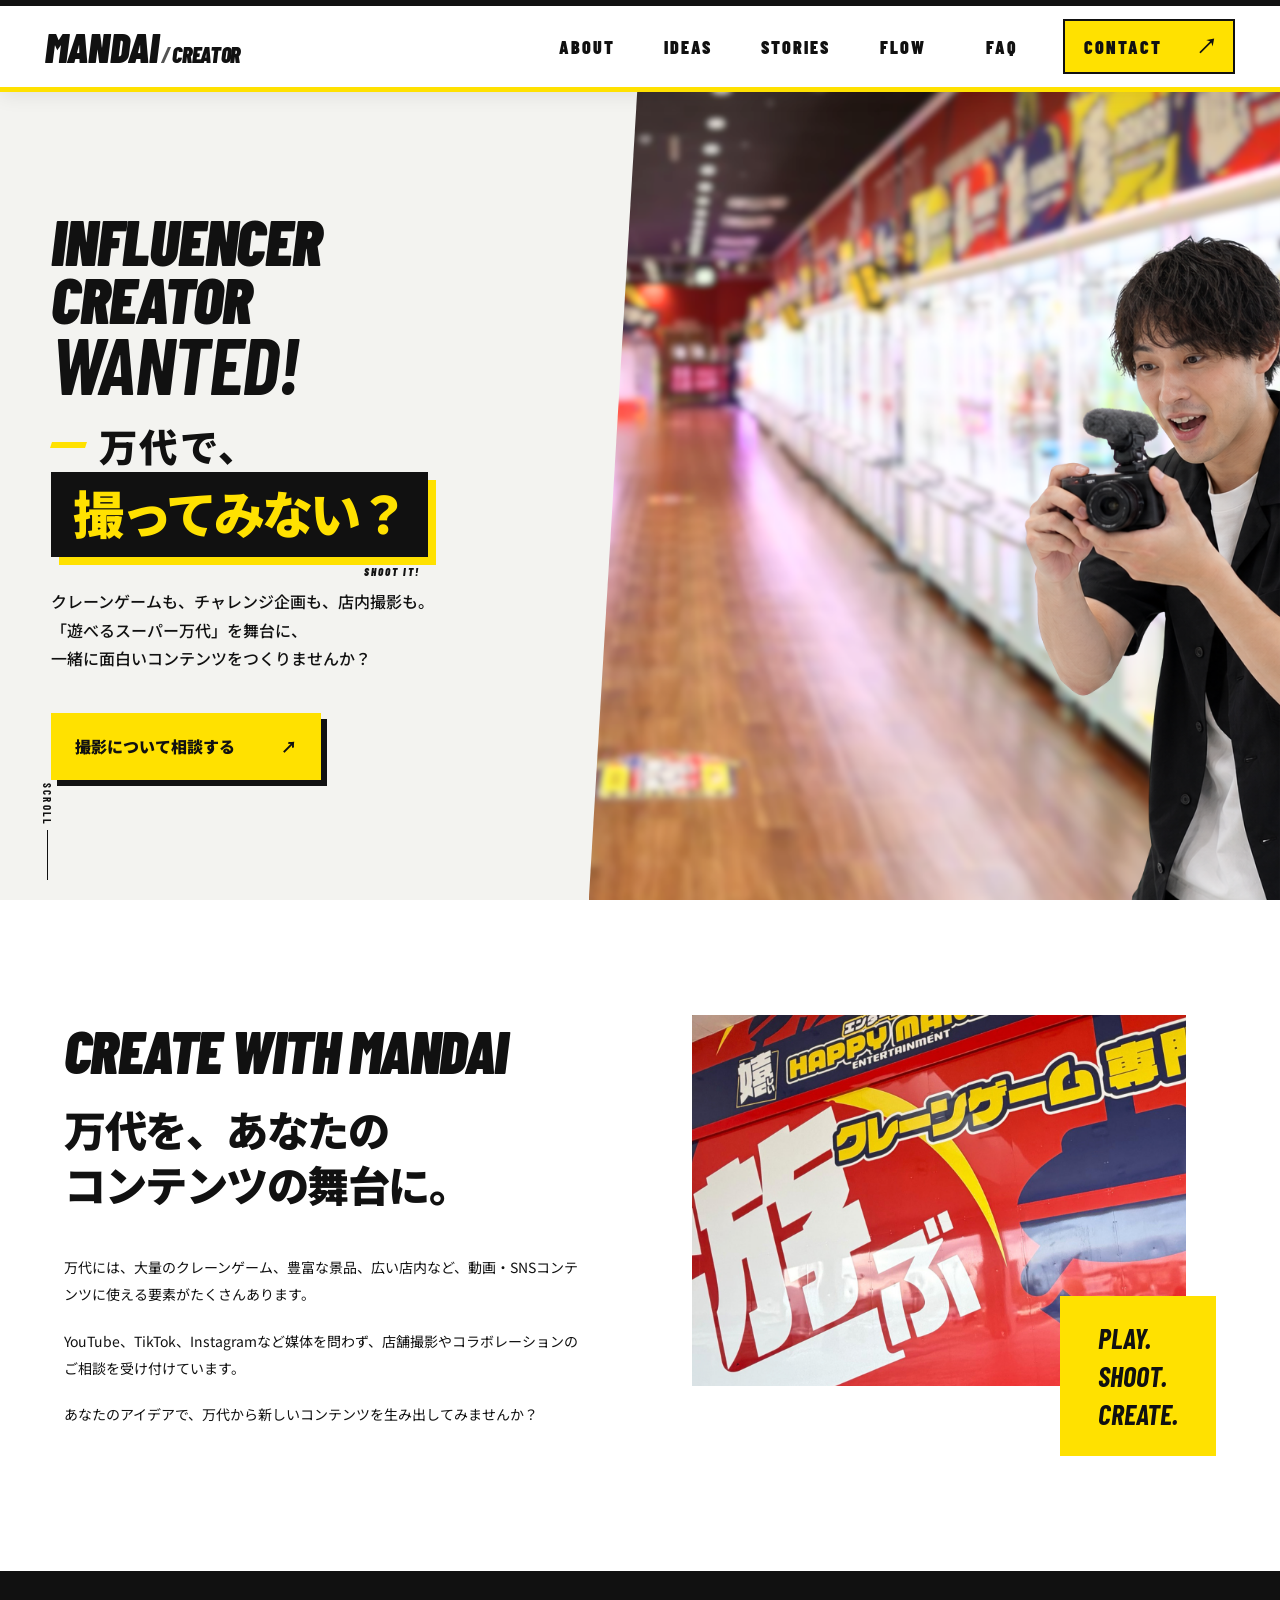
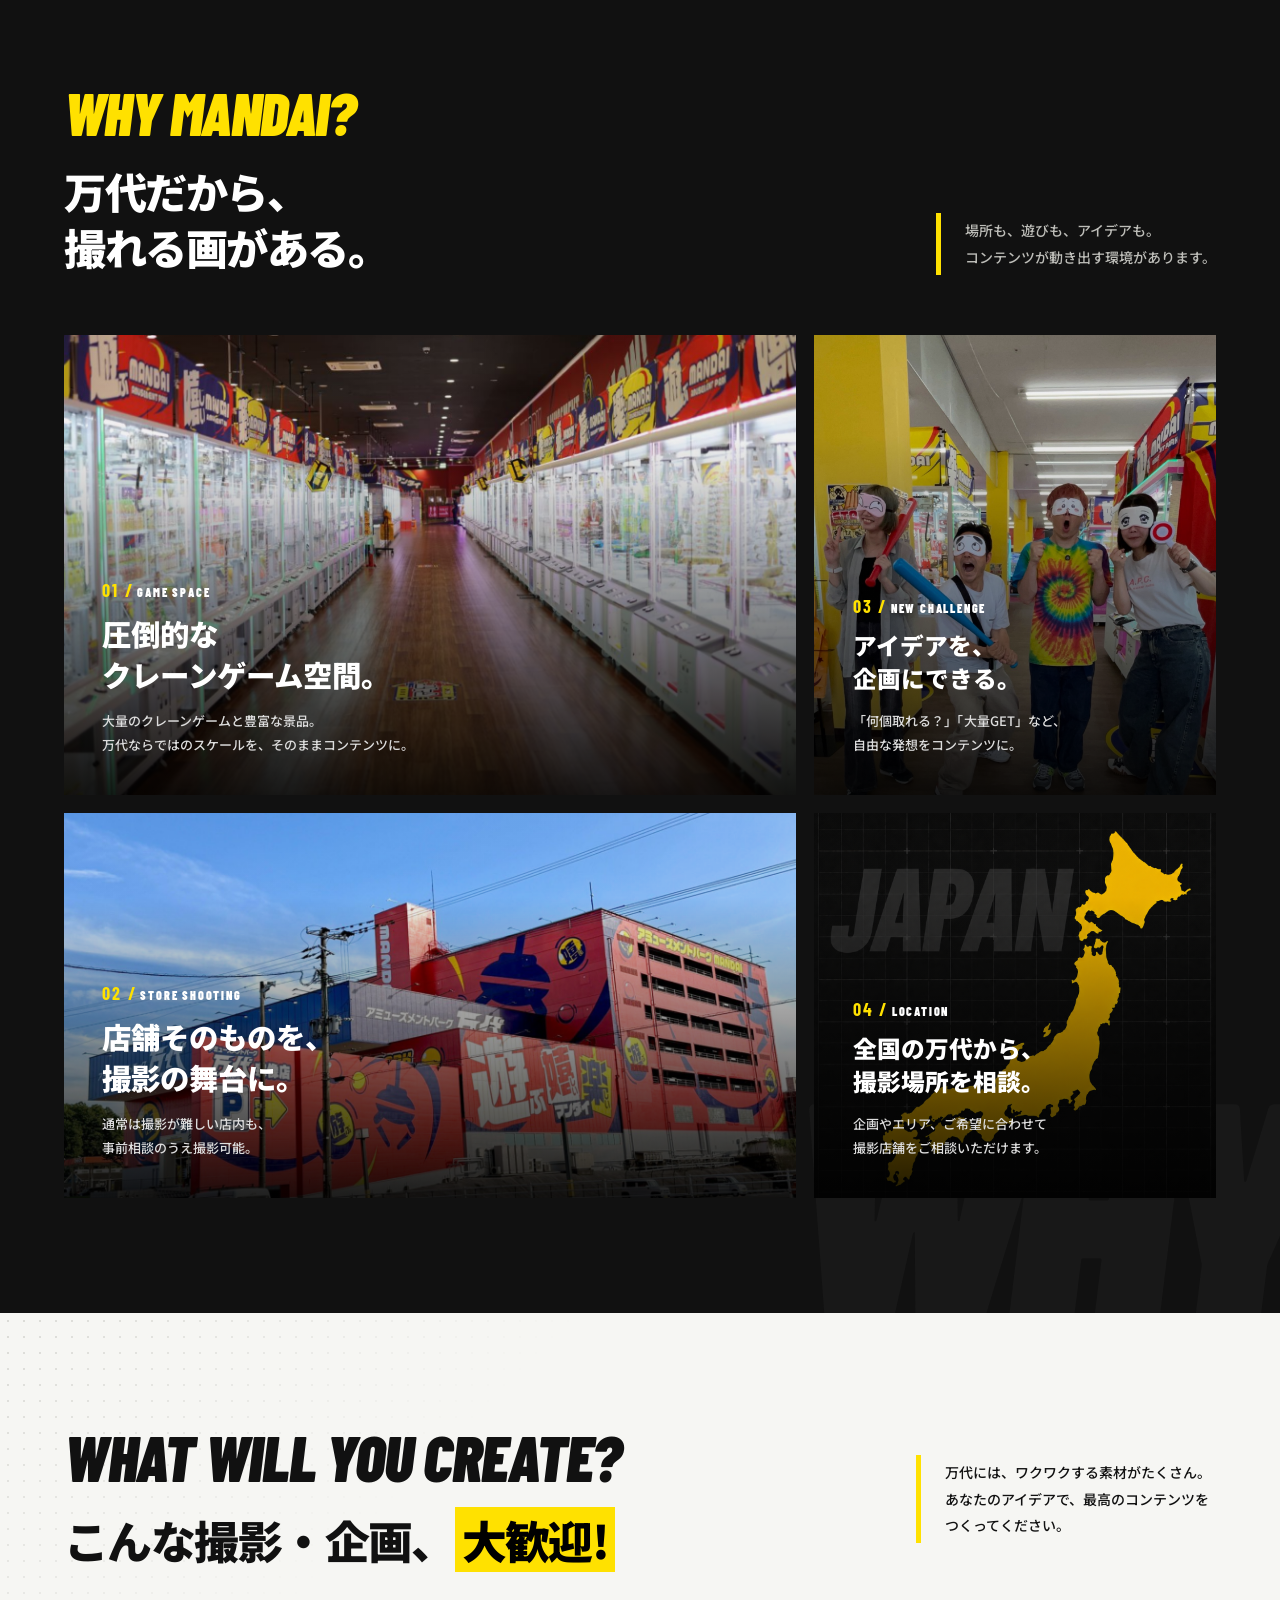
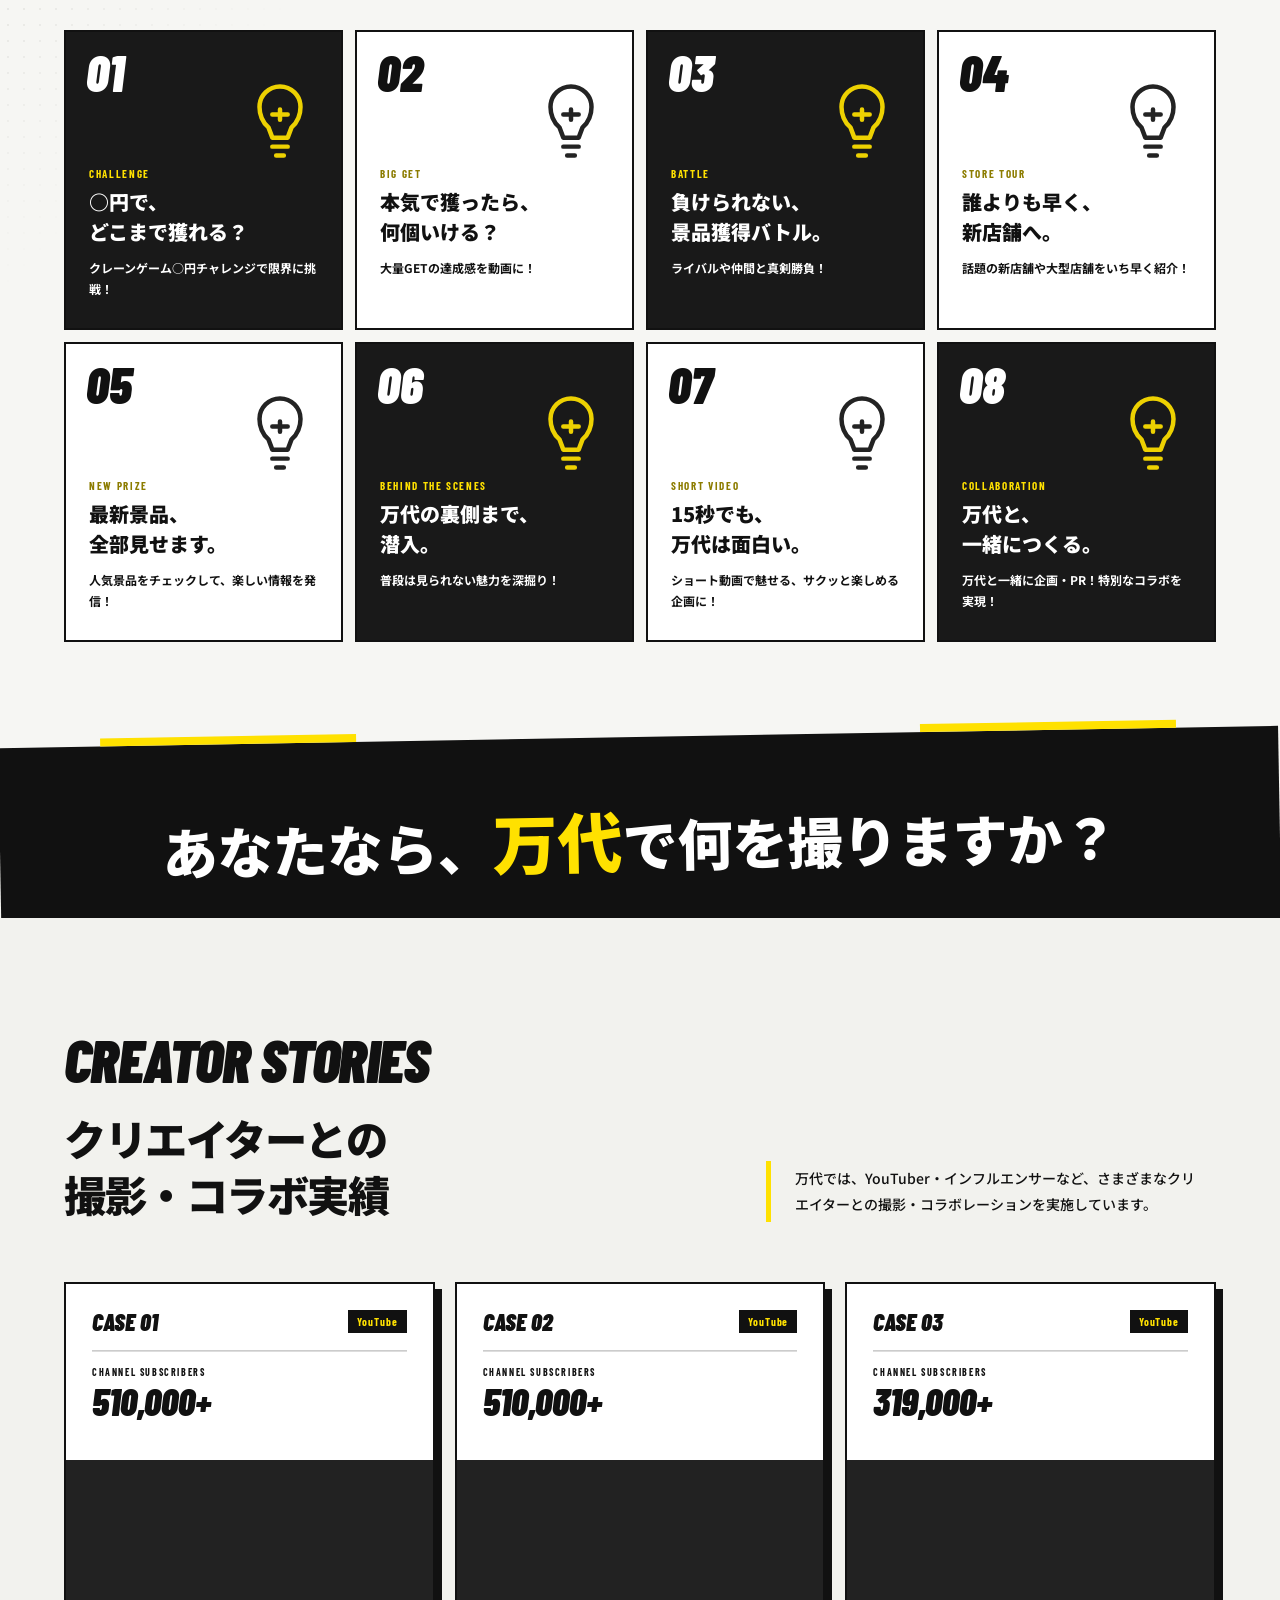
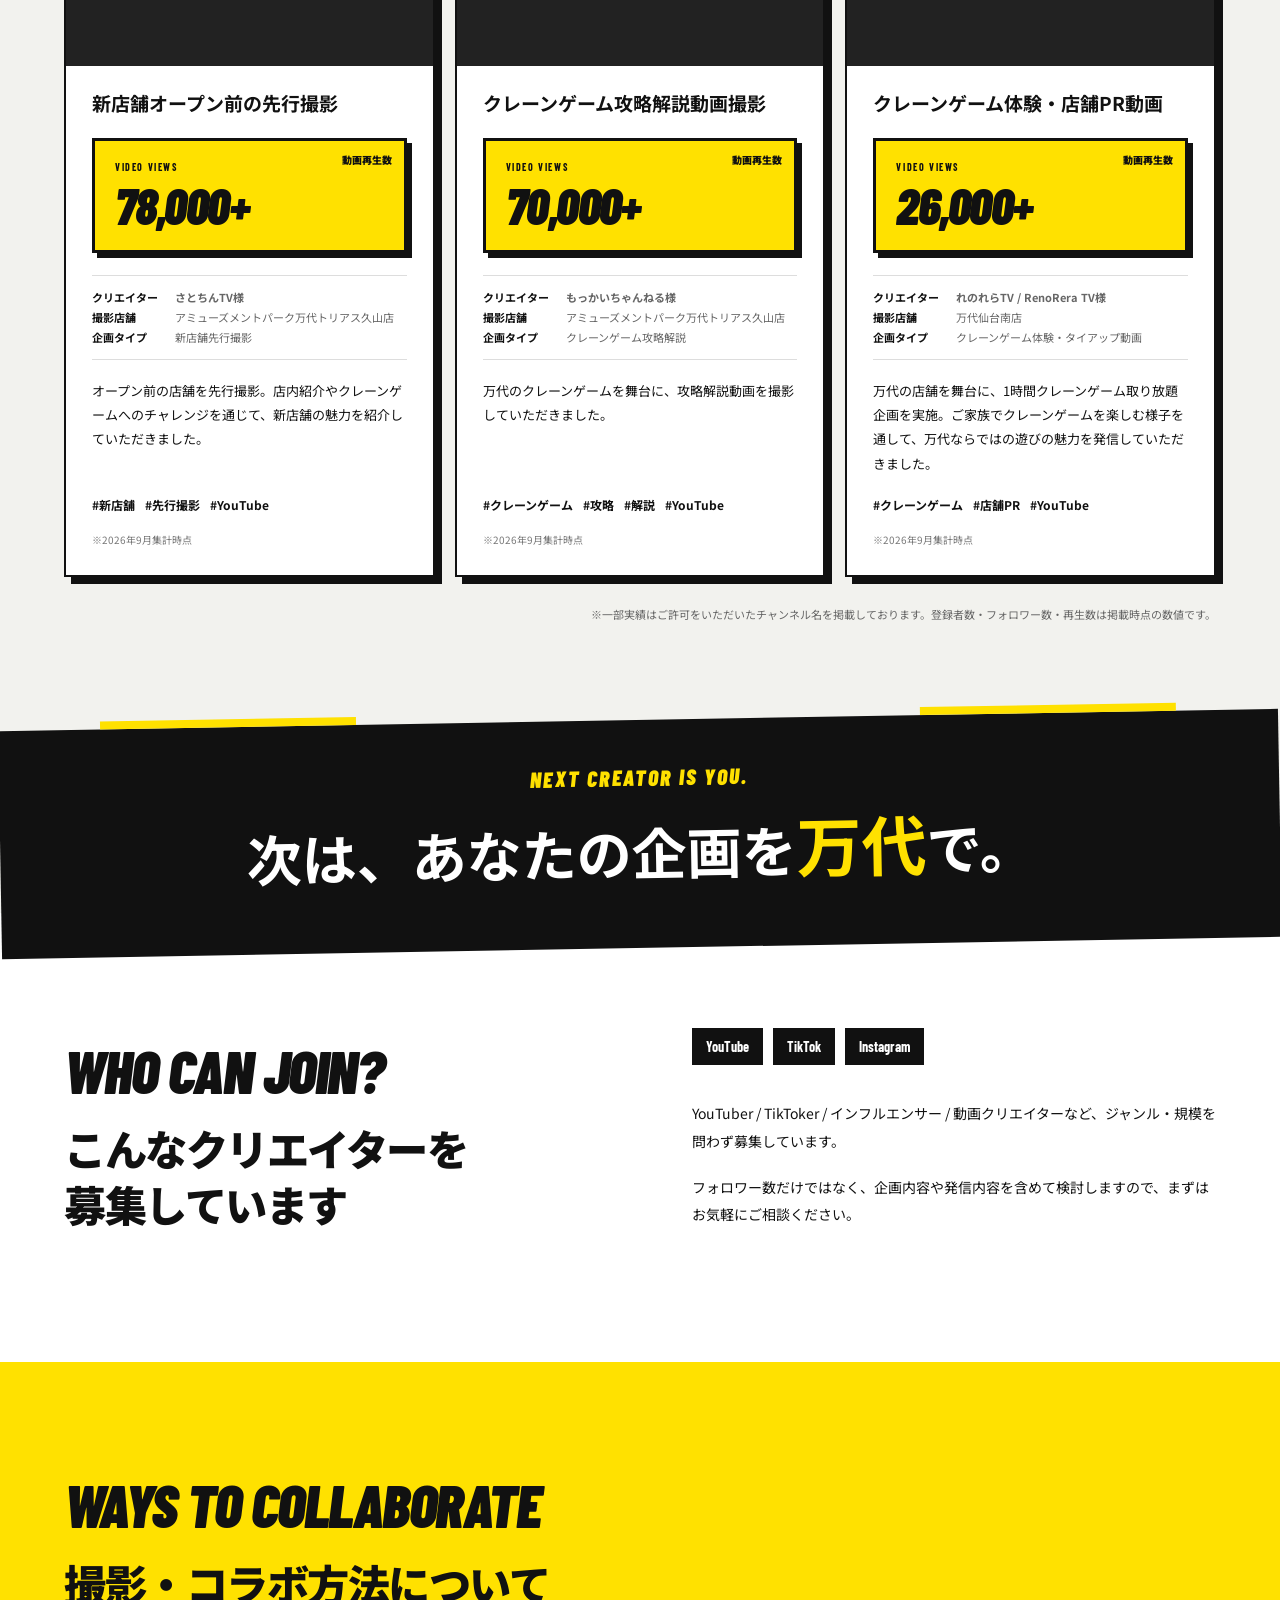
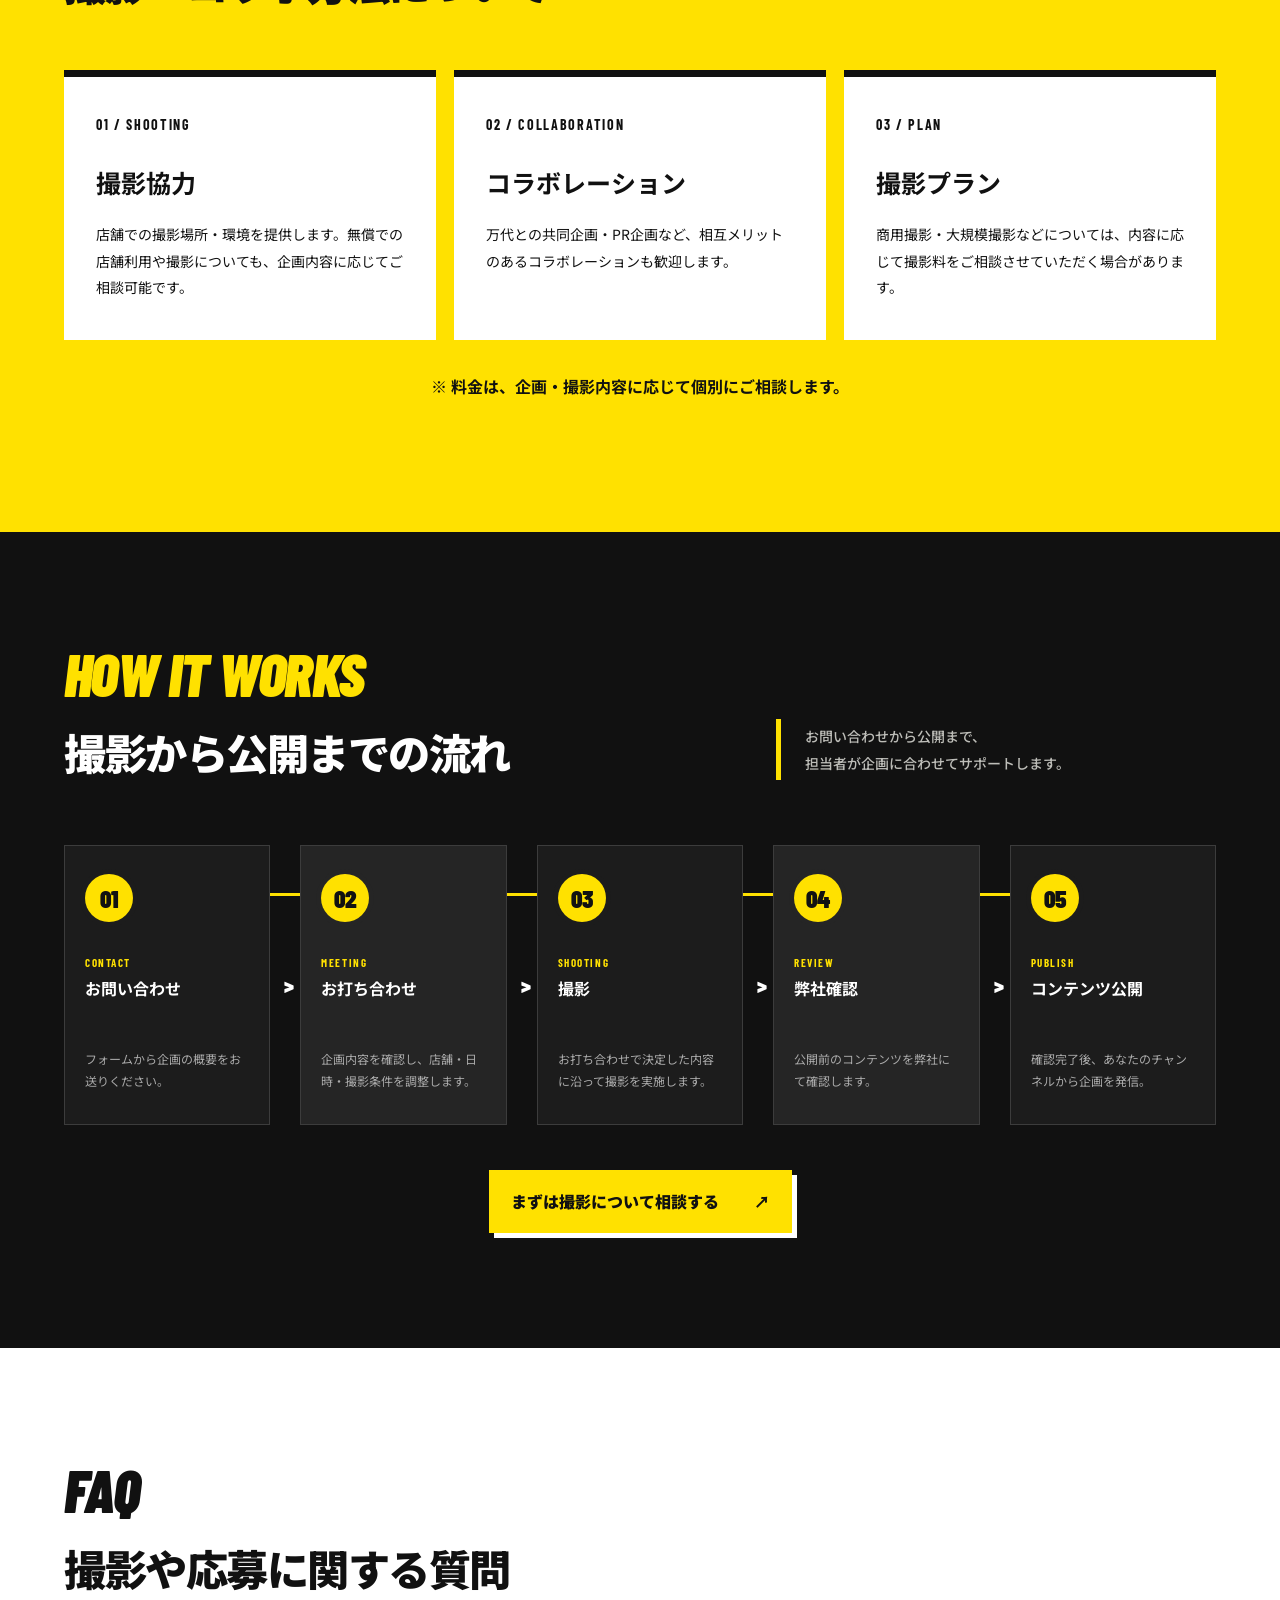
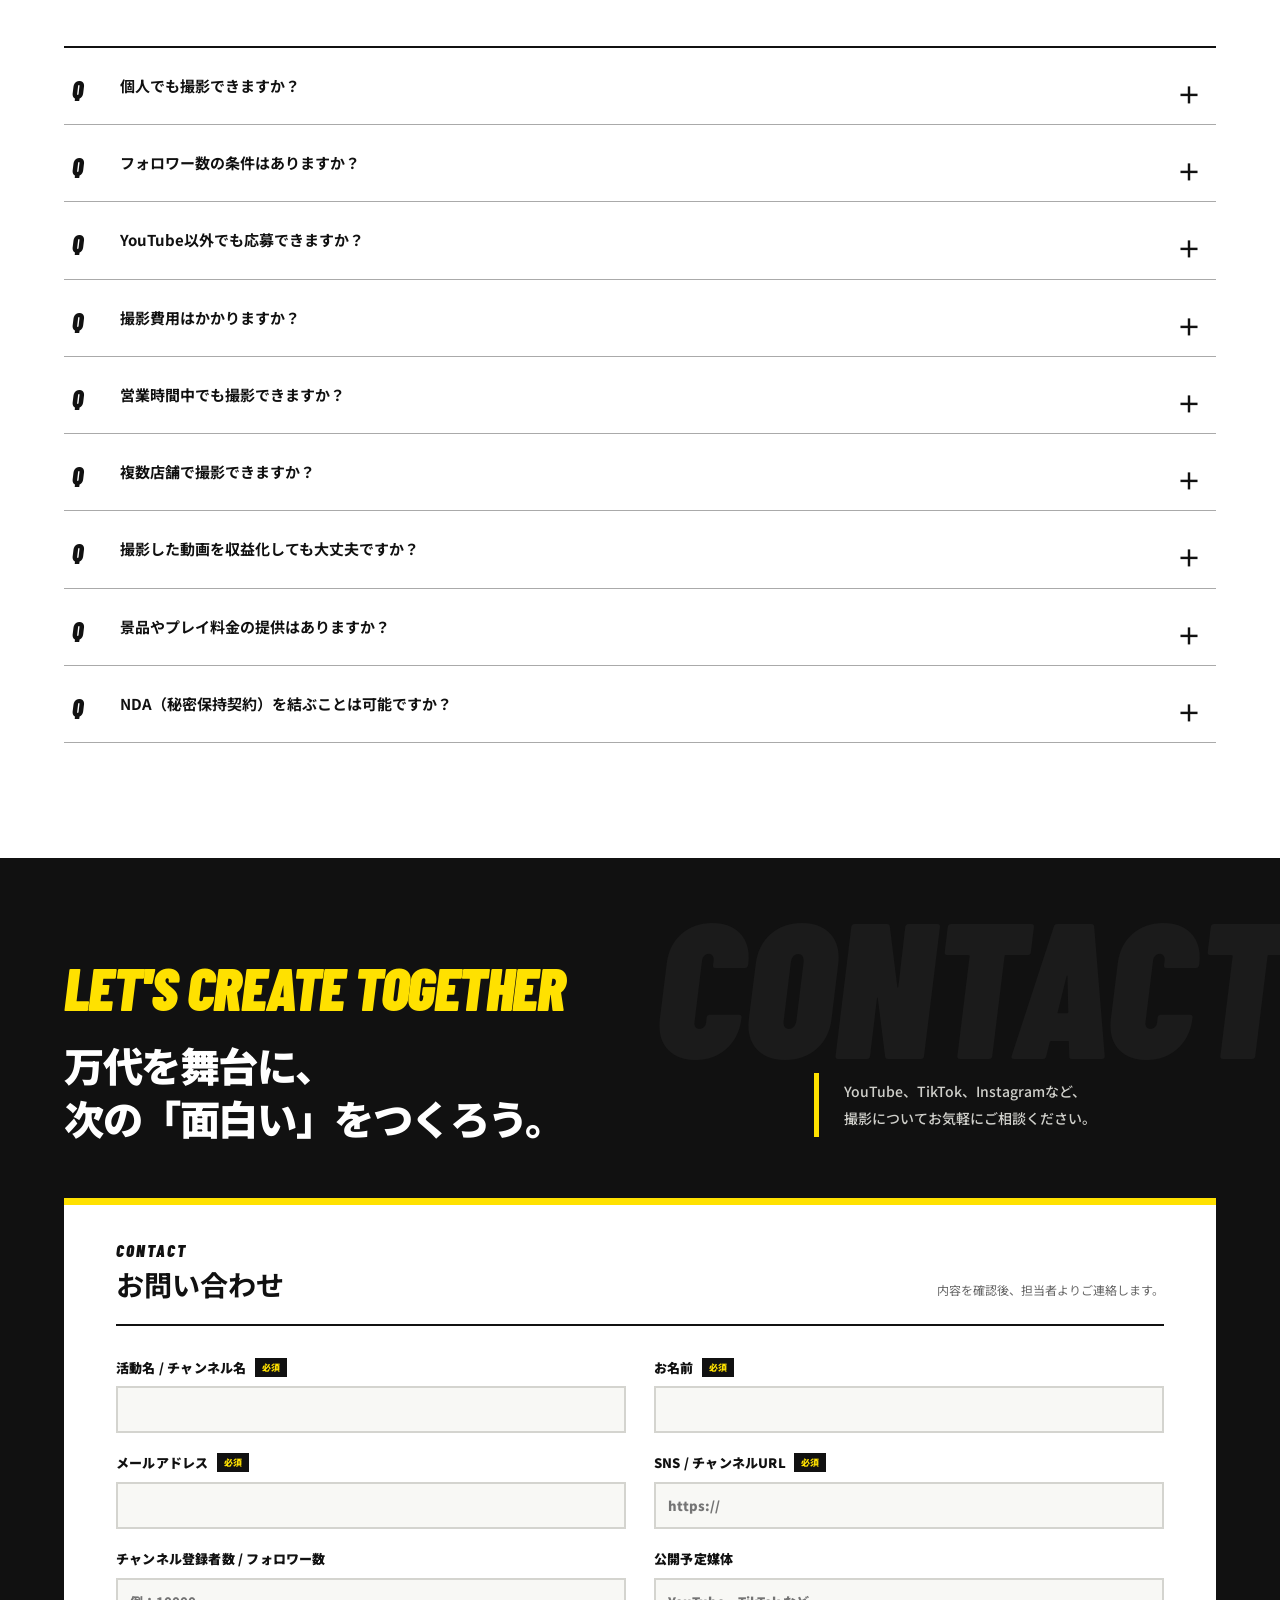
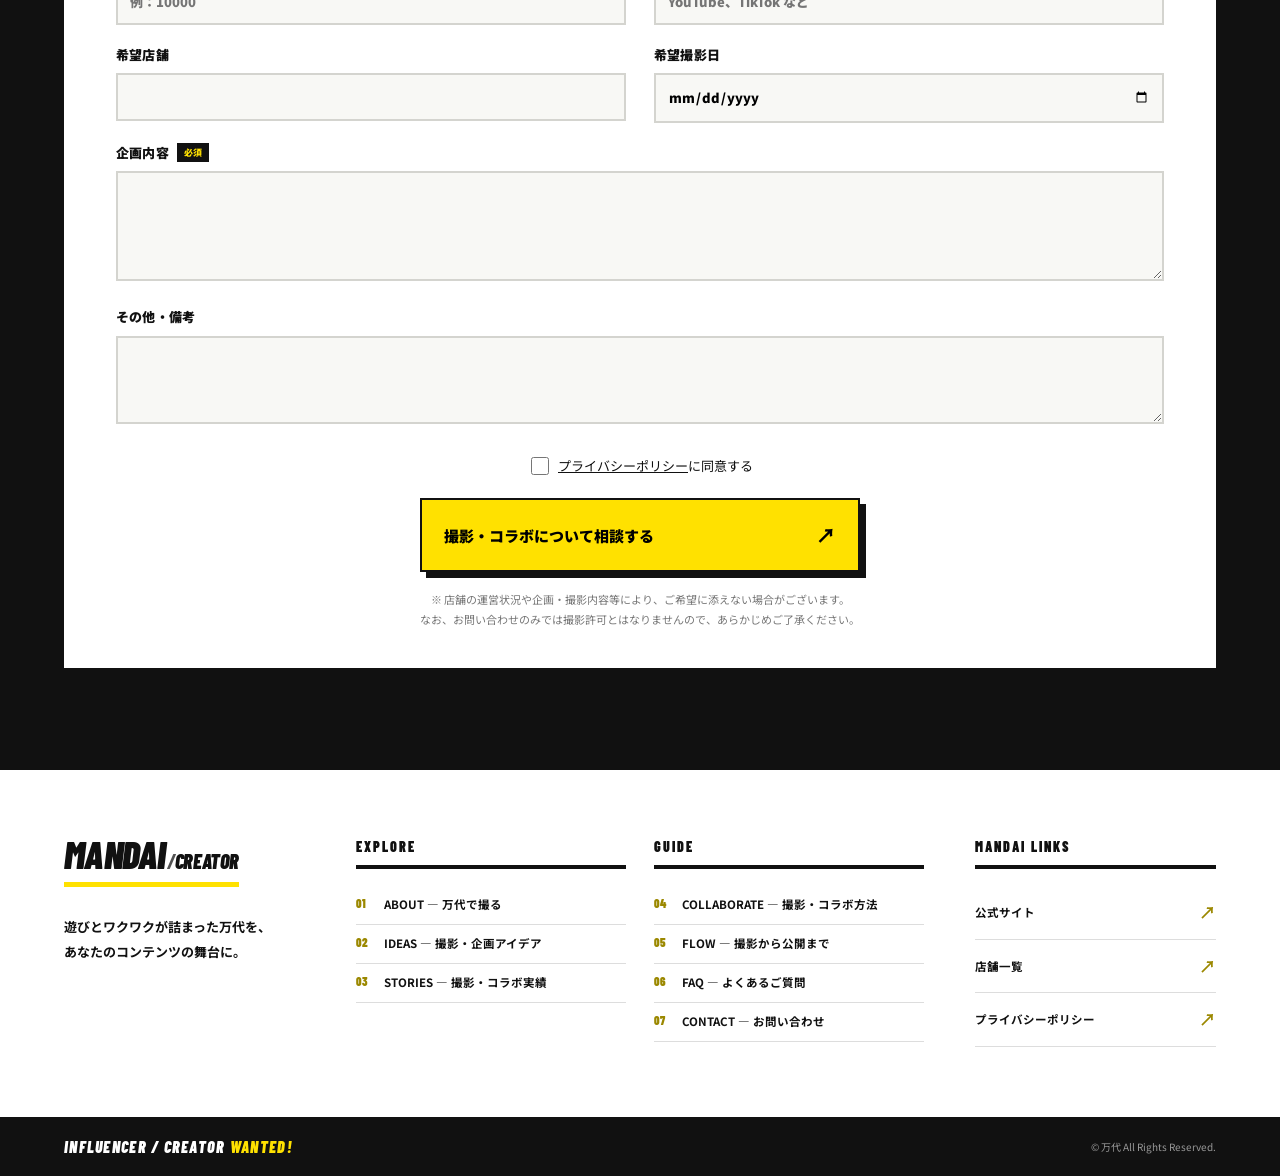
<file: index.html>
<!doctype html>
<html lang="ja">

<head>
  <meta charset="utf-8" />
  <meta name="viewport" content="width=device-width,initial-scale=1" />
  <title>インフルエンサー・YouTuber撮影募集｜遊べるスーパー万代</title>
  <meta name="description" content="万代では、YouTube・TikTok・Instagramなどで活動するインフルエンサー様・クリエイター様の店舗撮影やコラボレーションを募集しています。" />
  <meta property="og:title" content="インフルエンサー・YouTuber撮影募集｜遊べるスーパー万代" />
  <meta property="og:description" content="万代を、あなたのコンテンツの舞台に。店舗撮影やコラボレーションをご相談ください。" />
  <meta property="og:type" content="website" />
  <meta property="og:image" content="creator_assets/image/hero.png" />
  <link rel="preload" as="image" href="creator_assets/image/hero.png" type="image/png" />
  <link rel="stylesheet" href="creator_assets/css/style.css" />
  <script src="creator_assets/js/cases.js" defer></script>
  <script src="creator_assets/js/main.js" defer></script>
</head>

<body id="top">
  <a class="skip" href="#main">本文へ移動</a>
  <header class="site-header">
    <a class="creator-brand" href="#top" aria-label="MANDAI CREATOR ページトップへ"><span
        class="creator-brand__mandai">MANDAI</span><span class="creator-brand__slash">/</span><span
        class="creator-brand__creator">CREATOR</span></a>
    <button class="menu" type="button" aria-expanded="false" aria-controls="global-nav">
      <span></span><span></span><span></span><b>MENU</b>
    </button>
    <nav id="global-nav" aria-label="グローバルナビゲーション">
      <a href="#about"><span class="nav-en">ABOUT</span><span class="nav-ja">撮る</span></a><a href="#ideas"><span
          class="nav-en">IDEAS</span><span class="nav-ja">企画</span></a><a href="#cases"><span
          class="nav-en">STORIES</span><span class="nav-ja">実績</span></a><a href="#flow"><span
          class="nav-en">FLOW</span><span class="nav-ja">流れ</span></a><a href="#faq"><span
          class="nav-en">FAQ</span><span class="nav-ja">質問</span></a><a class="nav-cta" href="#contact"><span
          class="nav-en">CONTACT</span><span class="nav-ja">お問い合わせ</span><b>↗</b></a>
    </nav>
  </header>

  <main id="main">
    <section class="hero">
      <div class="hero-copy reveal">
        <p class="eyebrow hero-en">
          INFLUENCER<br />CREATOR<br /><strong>WANTED!</strong>
        </p>
        <h1 class="hero-title">
          <span class="hero-kicker">万代で、</span><em class="hero-punch"><span>撮ってみない？</span></em>
        </h1>
        <p>
          クレーンゲームも、チャレンジ企画も、店内撮影も。<br />「遊べるスーパー万代」を舞台に、<br />一緒に面白いコンテンツをつくりませんか？
        </p>
        <a class="button" href="#contact">撮影について相談する <span>↗</span></a>
      </div>
      <figure class="hero-media">
        <img src="creator_assets/image/hero.png" width="1536" height="1024" alt="クレーンゲームが並ぶ店内で動画を撮影するクリエイター" />
      </figure>
      <p class="scroll">SCROLL <span></span></p>
    </section>

    <section class="section message" id="about">
      <div class="wrap message-grid">
        <div class="reveal">
          <header class="section-head">
            <p>CREATE WITH MANDAI</p>
            <h2>万代を、あなたの<br />コンテンツの舞台に。</h2>
          </header>
          <div class="body-copy">
            <p>
              万代には、大量のクレーンゲーム、豊富な景品、広い店内など、動画・SNSコンテンツに使える要素がたくさんあります。
            </p>
            <p>
              YouTube、TikTok、Instagramなど媒体を問わず、店舗撮影やコラボレーションのご相談を受け付けています。
            </p>
            <p>
              あなたのアイデアで、万代から新しいコンテンツを生み出してみませんか？
            </p>
          </div>
        </div>
        <div class="photo-stack reveal">
          <img src="creator_assets/image/message.png" alt="店舗外観の背景" loading="lazy" width="1365" height="1024" />
          <div class="yellow-card">
            <b>PLAY.</b><b>SHOOT.</b><b>CREATE.</b>
          </div>
        </div>
      </div>
    </section>

    <section class="section dark why-section">
      <div class="wrap">
        <div class="why-heading">
          <header class="section-head light reveal">
            <p>WHY MANDAI?</p>
            <h2>万代だから、<br />撮れる画がある。</h2>
          </header>
          <p class="why-lead reveal">
            場所も、遊びも、アイデアも。<br />コンテンツが動き出す環境があります。
          </p>
        </div>
        <div class="why-grid">
          <article class="why-card why-card-game reveal">
            <img src="creator_assets/image/why01.png" alt="クレーンゲームが数多く並ぶ広大なゲーム空間" loading="lazy" width="1536"
              height="1024" />
            <div class="why-card-copy">
              <p class="why-label"><b>01 /</b> GAME SPACE</p>
              <h3>圧倒的な<br />クレーンゲーム空間。</h3>
              <p>
                大量のクレーンゲームと豊富な景品。<br />万代ならではのスケールを、そのままコンテンツに。
              </p>
            </div>
          </article>
          <article class="why-card why-card-challenge reveal">
            <img src="creator_assets/image/why02.png" alt="クレーンゲーム企画に挑戦する二人のクリエイター" loading="lazy" width="1365"
              height="1024" />
            <div class="why-card-copy">
              <p class="why-label"><b>02 /</b> STORE SHOOTING</p>
              <h3>店舗そのものを、<br />撮影の舞台に。</h3>
              <p>通常は撮影が難しい店内も、<br />事前相談のうえ撮影可能。</p>
            </div>
          </article>
          <article class="why-card why-card-shoot reveal">
            <img src="creator_assets/image/why03.png" alt="店内でカメラを使い動画撮影するクリエイター" loading="lazy" width="1536"
              height="1024" />
            <div class="why-card-copy">
              <p class="why-label"><b>03 /</b> NEW CHALLENGE</p>
              <h3>アイデアを、<br />企画にできる。</h3>
              <p>「何個取れる？」「大量GET」など、<br />自由な発想をコンテンツに。
              </p>
            </div>
          </article>
          <article class="why-card why-card-location reveal">
            <img src="creator_assets/image/why04.png" alt="全国の撮影ロケーションをイメージした日本地図" loading="lazy" />
            <div class="why-card-copy">
              <p class="why-label"><b>04 /</b> LOCATION</p>
              <h3>全国の万代から、<br />撮影場所を相談。</h3>
              <p>
                企画やエリア、ご希望に合わせて<br />撮影店舗をご相談いただけます。
              </p>
            </div>
          </article>
        </div>
      </div>
    </section>

    <section class="section ideas" id="ideas">
      <div class="wrap">
        <div class="ideas-intro">
          <header class="section-head reveal">
            <p>WHAT WILL YOU CREATE?</p>
            <h2>こんな撮影・企画、<mark>大歓迎!</mark></h2>
          </header>
          <p class="ideas-lead reveal">
            万代には、ワクワクする素材がたくさん。<br />あなたのアイデアで、最高のコンテンツをつくってください。
          </p>
        </div>
        <div class="idea-grid">
          <article>
            <b>01</b><svg class="idea-icon" aria-hidden="true" viewBox="0 0 64 64">
              <path
                d="M23 37C18.5 33 16 27.2 16 21C16 12.2 23.2 5 32 5C40.8 5 48 12.2 48 21C48 27.2 45.5 33 41 37L38 45H26L23 37Z" />
              <path d="M26 52H38M29 59H35" />
              <path d="M32 23V31M26 27H38" />
            </svg><span>CHALLENGE</span>
            <h3>○円で、<br />どこまで獲れる？</h3>
            <p>クレーンゲーム○円チャレンジで限界に挑戦！</p>
          </article>
          <article>
            <b>02</b><svg class="idea-icon" aria-hidden="true" viewBox="0 0 64 64">
              <path
                d="M23 37C18.5 33 16 27.2 16 21C16 12.2 23.2 5 32 5C40.8 5 48 12.2 48 21C48 27.2 45.5 33 41 37L38 45H26L23 37Z" />
              <path d="M26 52H38M29 59H35" />
              <path d="M32 23V31M26 27H38" />
            </svg><span>BIG GET</span>
            <h3>本気で獲ったら、<br />何個いける？</h3>
            <p>大量GETの達成感を動画に！</p>
          </article>
          <article>
            <b>03</b><svg class="idea-icon" aria-hidden="true" viewBox="0 0 64 64">
              <path
                d="M23 37C18.5 33 16 27.2 16 21C16 12.2 23.2 5 32 5C40.8 5 48 12.2 48 21C48 27.2 45.5 33 41 37L38 45H26L23 37Z" />
              <path d="M26 52H38M29 59H35" />
              <path d="M32 23V31M26 27H38" />
            </svg><span>BATTLE</span>
            <h3>負けられない、<br />景品獲得バトル。</h3>
            <p>ライバルや仲間と真剣勝負！</p>
          </article>
          <article>
            <b>04</b><svg class="idea-icon" aria-hidden="true" viewBox="0 0 64 64">
              <path
                d="M23 37C18.5 33 16 27.2 16 21C16 12.2 23.2 5 32 5C40.8 5 48 12.2 48 21C48 27.2 45.5 33 41 37L38 45H26L23 37Z" />
              <path d="M26 52H38M29 59H35" />
              <path d="M32 23V31M26 27H38" />
            </svg><span>STORE TOUR</span>
            <h3>誰よりも早く、<br />新店舗へ。</h3>
            <p>話題の新店舗や大型店舗をいち早く紹介！</p>
          </article>
          <article>
            <b>05</b><svg class="idea-icon" aria-hidden="true" viewBox="0 0 64 64">
              <path
                d="M23 37C18.5 33 16 27.2 16 21C16 12.2 23.2 5 32 5C40.8 5 48 12.2 48 21C48 27.2 45.5 33 41 37L38 45H26L23 37Z" />
              <path d="M26 52H38M29 59H35" />
              <path d="M32 23V31M26 27H38" />
            </svg><span>NEW PRIZE</span>
            <h3>最新景品、<br />全部見せます。</h3>
            <p>人気景品をチェックして、楽しい情報を発信！</p>
          </article>
          <article>
            <b>06</b><svg class="idea-icon" aria-hidden="true" viewBox="0 0 64 64">
              <path
                d="M23 37C18.5 33 16 27.2 16 21C16 12.2 23.2 5 32 5C40.8 5 48 12.2 48 21C48 27.2 45.5 33 41 37L38 45H26L23 37Z" />
              <path d="M26 52H38M29 59H35" />
              <path d="M32 23V31M26 27H38" />
            </svg><span>BEHIND THE SCENES</span>
            <h3>万代の裏側まで、<br />潜入。</h3>
            <p>普段は見られない魅力を深掘り！</p>
          </article>
          <article>
            <b>07</b><svg class="idea-icon" aria-hidden="true" viewBox="0 0 64 64">
              <path
                d="M23 37C18.5 33 16 27.2 16 21C16 12.2 23.2 5 32 5C40.8 5 48 12.2 48 21C48 27.2 45.5 33 41 37L38 45H26L23 37Z" />
              <path d="M26 52H38M29 59H35" />
              <path d="M32 23V31M26 27H38" />
            </svg><span>SHORT VIDEO</span>
            <h3>15秒でも、<br />万代は面白い。</h3>
            <p>ショート動画で魅せる、サクッと楽しめる企画に！</p>
          </article>
          <article>
            <b>08</b><svg class="idea-icon" aria-hidden="true" viewBox="0 0 64 64">
              <path
                d="M23 37C18.5 33 16 27.2 16 21C16 12.2 23.2 5 32 5C40.8 5 48 12.2 48 21C48 27.2 45.5 33 41 37L38 45H26L23 37Z" />
              <path d="M26 52H38M29 59H35" />
              <path d="M32 23V31M26 27H38" />
            </svg><span>COLLABORATION</span>
            <h3>万代と、<br />一緒につくる。</h3>
            <p>万代と一緒に企画・PR！特別なコラボを実現！</p>
          </article>
        </div>
        <p class="big-question">
          <span class="sp-nowrap">あなたなら、<em>万代</em>で</span><br class="sp-break" /><span
            class="sp-nowrap">何を撮りますか？</span>
        </p>
      </div>
    </section>

    <section class="section cases" id="cases">
      <div class="wrap">
        <div class="case-heading">
          <header class="section-head reveal">
            <p>CREATOR STORIES</p>
            <h2>クリエイターとの<br />撮影・コラボ実績</h2>
          </header>
          <div class="case-lead reveal">
            <p>
              万代では、YouTuber・インフルエンサーなど、さまざまなクリエイターとの撮影・コラボレーションを実施しています。
            </p>
          </div>
        </div>
        <div class="case-grid" id="case-grid" aria-live="polite"></div>
        <p class="case-note">
          ※一部実績はご許可をいただいたチャンネル名を掲載しております。登録者数・フォロワー数・再生数は掲載時点の数値です。
        </p>
        <div class="case-next reveal">
          <p>NEXT CREATOR IS YOU.</p>
          <h3>
            <span class="sp-nowrap">次は、あなたの企画を</span><br class="sp-break" /><span class="sp-nowrap"><em>万代</em>で。</span>
          </h3>
        </div>
      </div>
    </section>

    <section class="section creator">
      <div class="wrap split">
        <header class="section-head reveal">
          <p>WHO CAN JOIN?</p>
          <h2>こんなクリエイターを<br />募集しています</h2>
        </header>
        <div class="creator-copy reveal">
          <div class="socials">
            <span>YouTube</span><span>TikTok</span><span>Instagram</span>
          </div>
          <p>
            YouTuber / TikToker / インフルエンサー /
            動画クリエイターなど、ジャンル・規模を問わず募集しています。
          </p>
          <p>
            フォロワー数だけではなく、企画内容や発信内容を含めて検討しますので、まずはお気軽にご相談ください。
          </p>
        </div>
      </div>
    </section>

    <section class="section yellow" id="collaborate">
      <div class="wrap">
        <header class="section-head reveal">
          <p>WAYS TO COLLABORATE</p>
          <h2>撮影・コラボ方法について</h2>
        </header>
        <div class="style-grid">
          <article>
            <b>01 / SHOOTING</b>
            <h3>撮影協力</h3>
            <p>
              店舗での撮影場所・環境を提供します。無償での店舗利用や撮影についても、企画内容に応じてご相談可能です。
            </p>
          </article>
          <article>
            <b>02 / COLLABORATION</b>
            <h3>コラボレーション</h3>
            <p>
              万代との共同企画・PR企画など、相互メリットのあるコラボレーションも歓迎します。
            </p>
          </article>
          <article>
            <b>03 / PLAN</b>
            <h3>撮影プラン</h3>
            <p>
              商用撮影・大規模撮影などについては、内容に応じて撮影料をご相談させていただく場合があります。
            </p>
          </article>
        </div>
        <p class="note">
          <span class="sp-nowrap">※ 料金は、企画・撮影内容に応じて</span><br class="sp-break" /><span
            class="sp-nowrap">個別にご相談します。</span>
        </p>
      </div>
    </section>

    <section class="section dark flow" id="flow">
      <div class="wrap">
        <div class="flow-intro">
          <header class="section-head light reveal">
            <p>HOW IT WORKS</p>
            <h2>撮影から公開までの流れ</h2>
          </header>
          <p>
            お問い合わせから公開まで、<br />担当者が企画に合わせてサポートします。
          </p>
        </div>
        <ol>
          <li>
            <b>01</b>
            <div>
              <small>CONTACT</small><span>お問い合わせ</span>
              <p>フォームから企画の概要をお送りください。</p>
            </div>
          </li>
          <li>
            <b>02</b>
            <div>
              <small>MEETING</small><span>お打ち合わせ</span>
              <p>企画内容を確認し、店舗・日時・撮影条件を調整します。</p>
            </div>
          </li>
          <li>
            <b>03</b>
            <div>
              <small>SHOOTING</small><span>撮影</span>
              <p>お打ち合わせで決定した内容に沿って撮影を実施します。</p>
            </div>
          </li>
          <li>
            <b>04</b>
            <div>
              <small>REVIEW</small><span>弊社確認</span>
              <p>公開前のコンテンツを弊社にて確認します。</p>
            </div>
          </li>
          <li>
            <b>05</b>
            <div>
              <small>PUBLISH</small><span>コンテンツ公開</span>
              <p>確認完了後、あなたのチャンネルから企画を発信。</p>
            </div>
          </li>
        </ol>
        <a class="flow-cta" href="#contact">まずは撮影について相談する <span>↗</span></a>
      </div>
    </section>

    <section class="section faq" id="faq">
      <div class="wrap">
        <header class="section-head reveal">
          <p>FAQ</p>
          <h2>撮影や応募に関する質問</h2>
        </header>
        <div class="accordion">
          <details>
            <summary>個人でも撮影できますか？</summary>
            <p>はい。活動規模を問わず、まずはお気軽にご相談ください。</p>
          </details>
          <details>
            <summary>フォロワー数の条件はありますか？</summary>
            <p>
              明確なフォロワー数の条件は設けておりません。企画内容や発信内容を含めて検討します。
            </p>
          </details>
          <details>
            <summary>YouTube以外でも応募できますか？</summary>
            <p>
              はい。TikTok、Instagramなど各種SNSで活動されている方も対象です。
            </p>
          </details>
          <details>
            <summary>撮影費用はかかりますか？</summary>
            <p>
              企画内容や撮影規模により異なります。無償でご利用いただける場合もあれば、商用撮影等では撮影料をご相談させていただく場合があります。
            </p>
          </details>
          <details>
            <summary>営業時間中でも撮影できますか？</summary>
            <p>店舗状況や企画内容を確認のうえ、個別に調整いたします。</p>
          </details>
          <details>
            <summary>複数店舗で撮影できますか？</summary>
            <p>ご希望内容を確認のうえ、撮影可能な店舗をご案内します。</p>
          </details>
          <details>
            <summary>撮影した動画を収益化しても大丈夫ですか？</summary>
            <p>内容確認のうえ、個別にご案内します。</p>
          </details>
          <details>
            <summary>景品やプレイ料金の提供はありますか？</summary>
            <p>
              企画内容によって異なりますので、お問い合わせ時にご相談ください。
            </p>
          </details>
          <details>
            <summary>NDA（秘密保持契約）を結ぶことは可能ですか？</summary>
            <p>
              はい。オープン前の先行撮影や未発表企画など、必要に応じて事前にNDA（秘密保持契約）を結んで進行させていただきますのでご安心ください。
            </p>
          </details>
        </div>
      </div>
    </section>

    <section class="contact" id="contact">
      <div class="wrap">
        <div class="contact-intro">
          <header class="section-head light reveal">
            <p>LET'S CREATE TOGETHER</p>
            <h2>万代を舞台に、<br />次の「面白い」をつくろう。</h2>
          </header>
          <div class="contact-intro-copy reveal">
            <p>
              YouTube、TikTok、Instagramなど、<br />撮影についてお気軽にご相談ください。
            </p>
          </div>
        </div>
        <form class="contact-form" action="#" method="post">
          <div class="form-heading">
            <p>CONTACT</p>
            <h3>お問い合わせ</h3>
            <span>内容を確認後、担当者よりご連絡します。</span>
          </div>
          <input type="hidden" name="inquiry_type" value="店舗撮影・インフルエンサーコラボについて" />
          <div class="form-grid">
            <label>活動名 / チャンネル名 <em>必須</em><input name="channel_name" required /></label><label>お名前 <em>必須</em><input
                name="name" autocomplete="name" required /></label><label>メールアドレス <em>必須</em><input type="email"
                name="email" autocomplete="email" required /></label><label>SNS / チャンネルURL <em>必須</em><input type="url"
                name="channel_url" placeholder="https://" required /></label><label>チャンネル登録者数 / フォロワー数<input
                type="number" name="followers" min="0" step="1" inputmode="numeric"
                placeholder="例：10000" /></label><label>公開予定媒体<input name="platform"
                placeholder="YouTube、TikTok など" /></label><label>希望店舗<input name="store" /></label><label>希望撮影日<input
                type="date" name="shooting_date" /></label><label class="wide">企画内容 <em>必須</em><textarea name="plan"
                rows="4" required></textarea></label><label class="wide">その他・備考<textarea name="notes"
                rows="3"></textarea>
            </label>
          </div>
          <label class="agree"><input type="checkbox" required />
            <a href="https://mandai.ne.jp/privacy-policy/" target="_blank"
              rel="noopener">プライバシーポリシー</a>に同意する</label><button class="button submit" type="submit">
            撮影・コラボについて相談する <span>↗</span>
          </button>
          <p class="form-note">
            ※
            店舗の運営状況や企画・撮影内容等により、ご希望に添えない場合がございます。<br />なお、お問い合わせのみでは撮影許可とはなりませんので、あらかじめご了承ください。
          </p>
        </form>
      </div>
    </section>
  </main>
  <a class="back-to-top" href="#top" aria-label="ページ上部へ戻る"><span>↑</span><b>TOP</b></a>
  <footer class="site-footer footer-v2">
    <div class="footer-v2-main">
      <div class="footer-v2-brand">
        <a class="creator-brand" href="#top" aria-label="MANDAI CREATOR ページトップへ"><span
            class="creator-brand__mandai">MANDAI</span><span class="creator-brand__slash">/</span><span
            class="creator-brand__creator">CREATOR</span></a>
        <p>
          遊びとワクワクが詰まった万代を、<br />あなたのコンテンツの舞台に。
        </p>
      </div>
      <nav class="footer-v2-nav" aria-label="フッターナビゲーション">
        <div>
          <p>EXPLORE</p>
          <a href="#about"><span>01</span>ABOUT — 万代で撮る</a><a href="#ideas"><span>02</span>IDEAS — 撮影・企画アイデア</a><a
            href="#cases"><span>03</span>STORIES — 撮影・コラボ実績</a>
        </div>
        <div>
          <p>GUIDE</p>
          <a href="#collaborate"><span>04</span>COLLABORATE — 撮影・コラボ方法</a><a href="#flow"><span>05</span>FLOW —
            撮影から公開まで</a><a href="#faq"><span>06</span>FAQ — よくあるご質問</a><a href="#contact"><span>07</span>CONTACT —
            お問い合わせ</a>
        </div>
      </nav>
      <div class="footer-v2-external">
        <p>MANDAI LINKS</p>
        <a href="https://mandai.ne.jp/">公式サイト <b>↗</b></a><a href="https://shop.mandai-s.jp/">店舗一覧 <b>↗</b></a><a
          href="https://mandai.ne.jp/privacy-policy/">プライバシーポリシー <b>↗</b></a>
      </div>
    </div>
    <div class="footer-v2-bottom">
      <strong>INFLUENCER / CREATOR <i>WANTED!</i></strong><small>© 万代 All Rights Reserved.</small>
    </div>
  </footer>
</body>

</html>
</file>
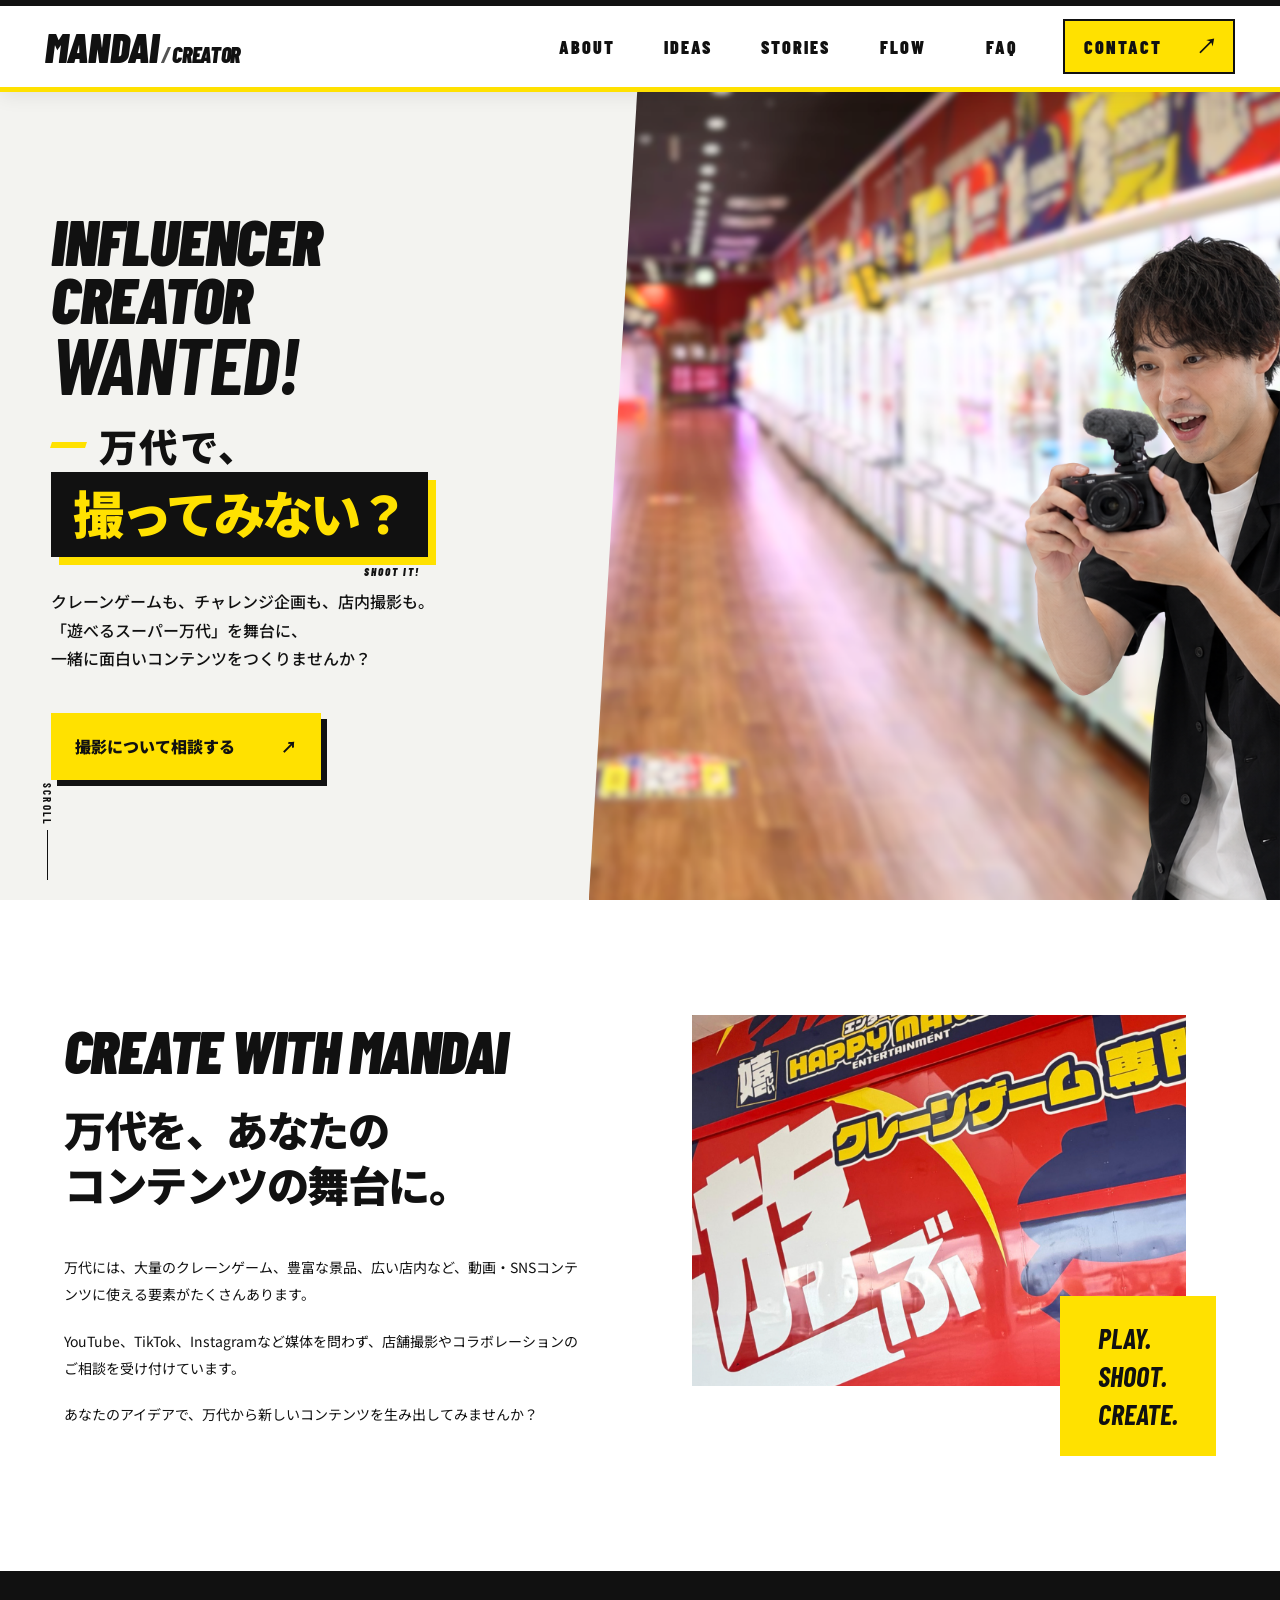
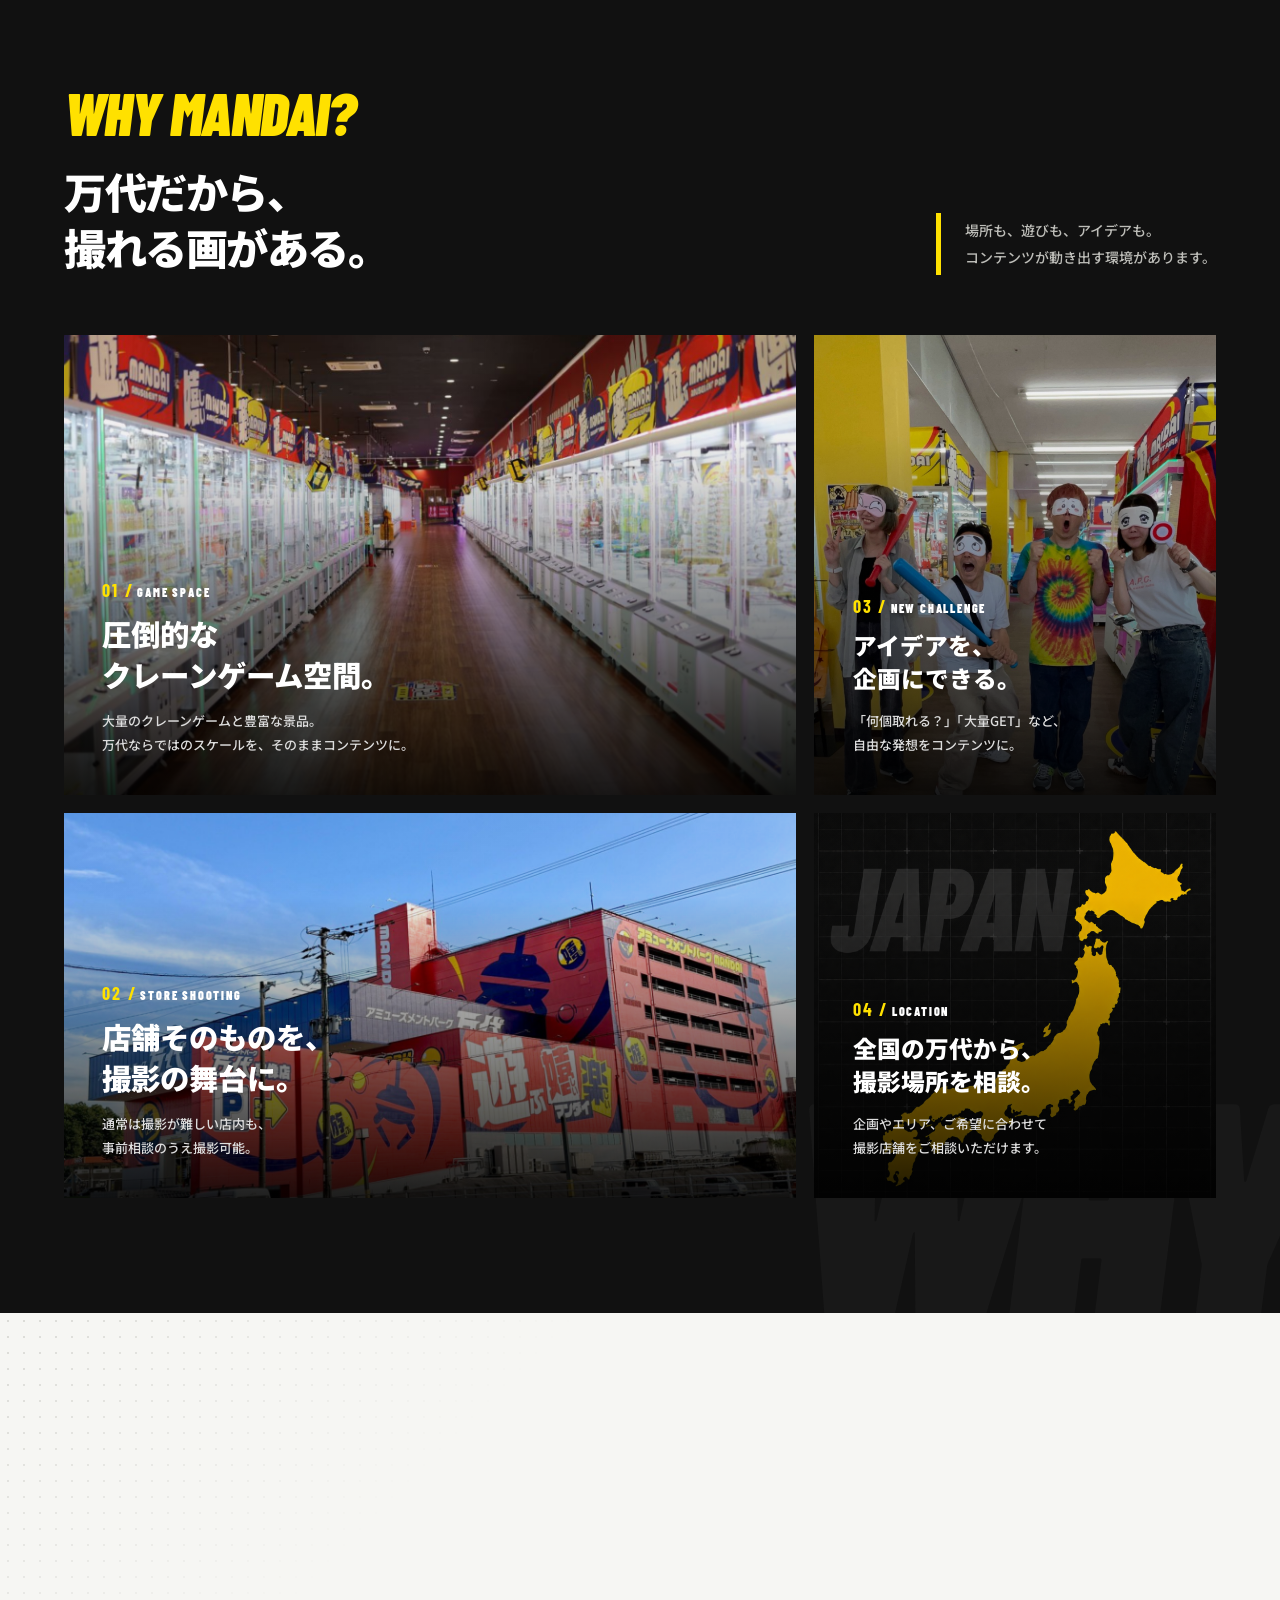
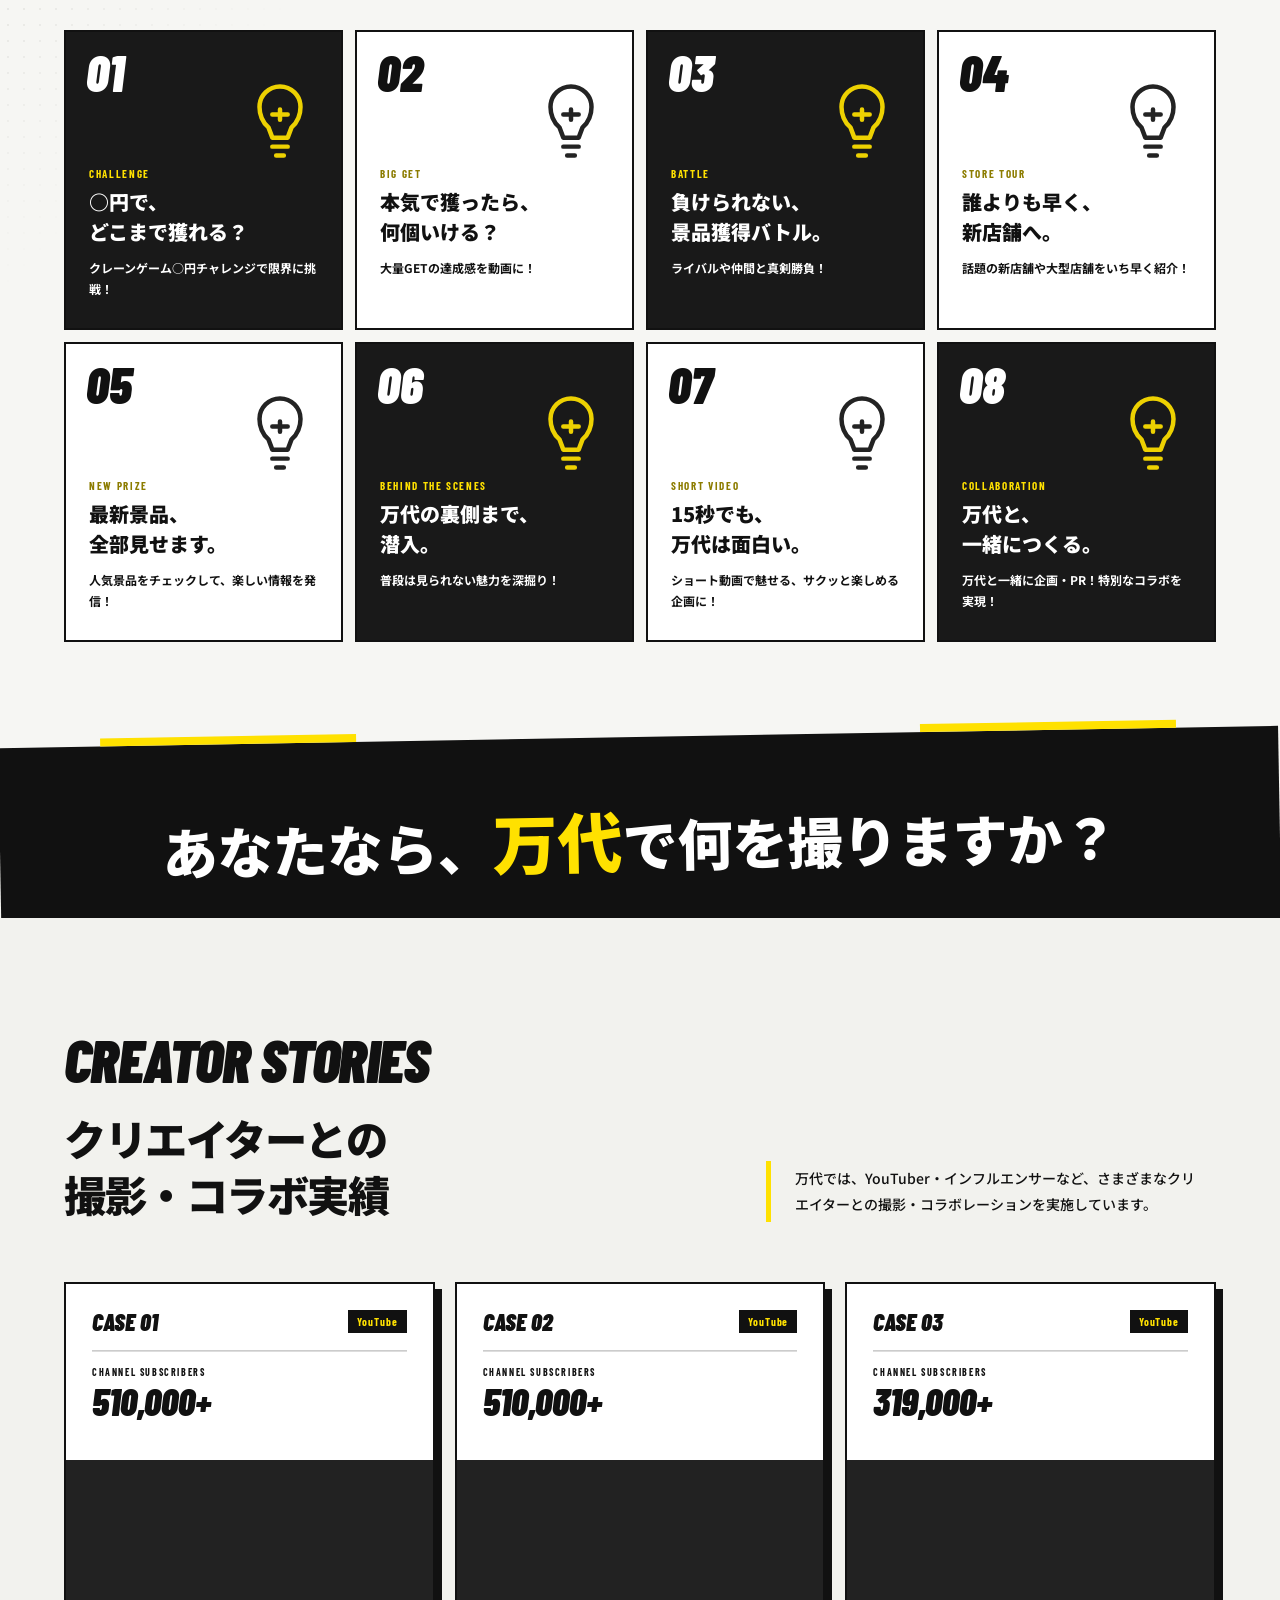
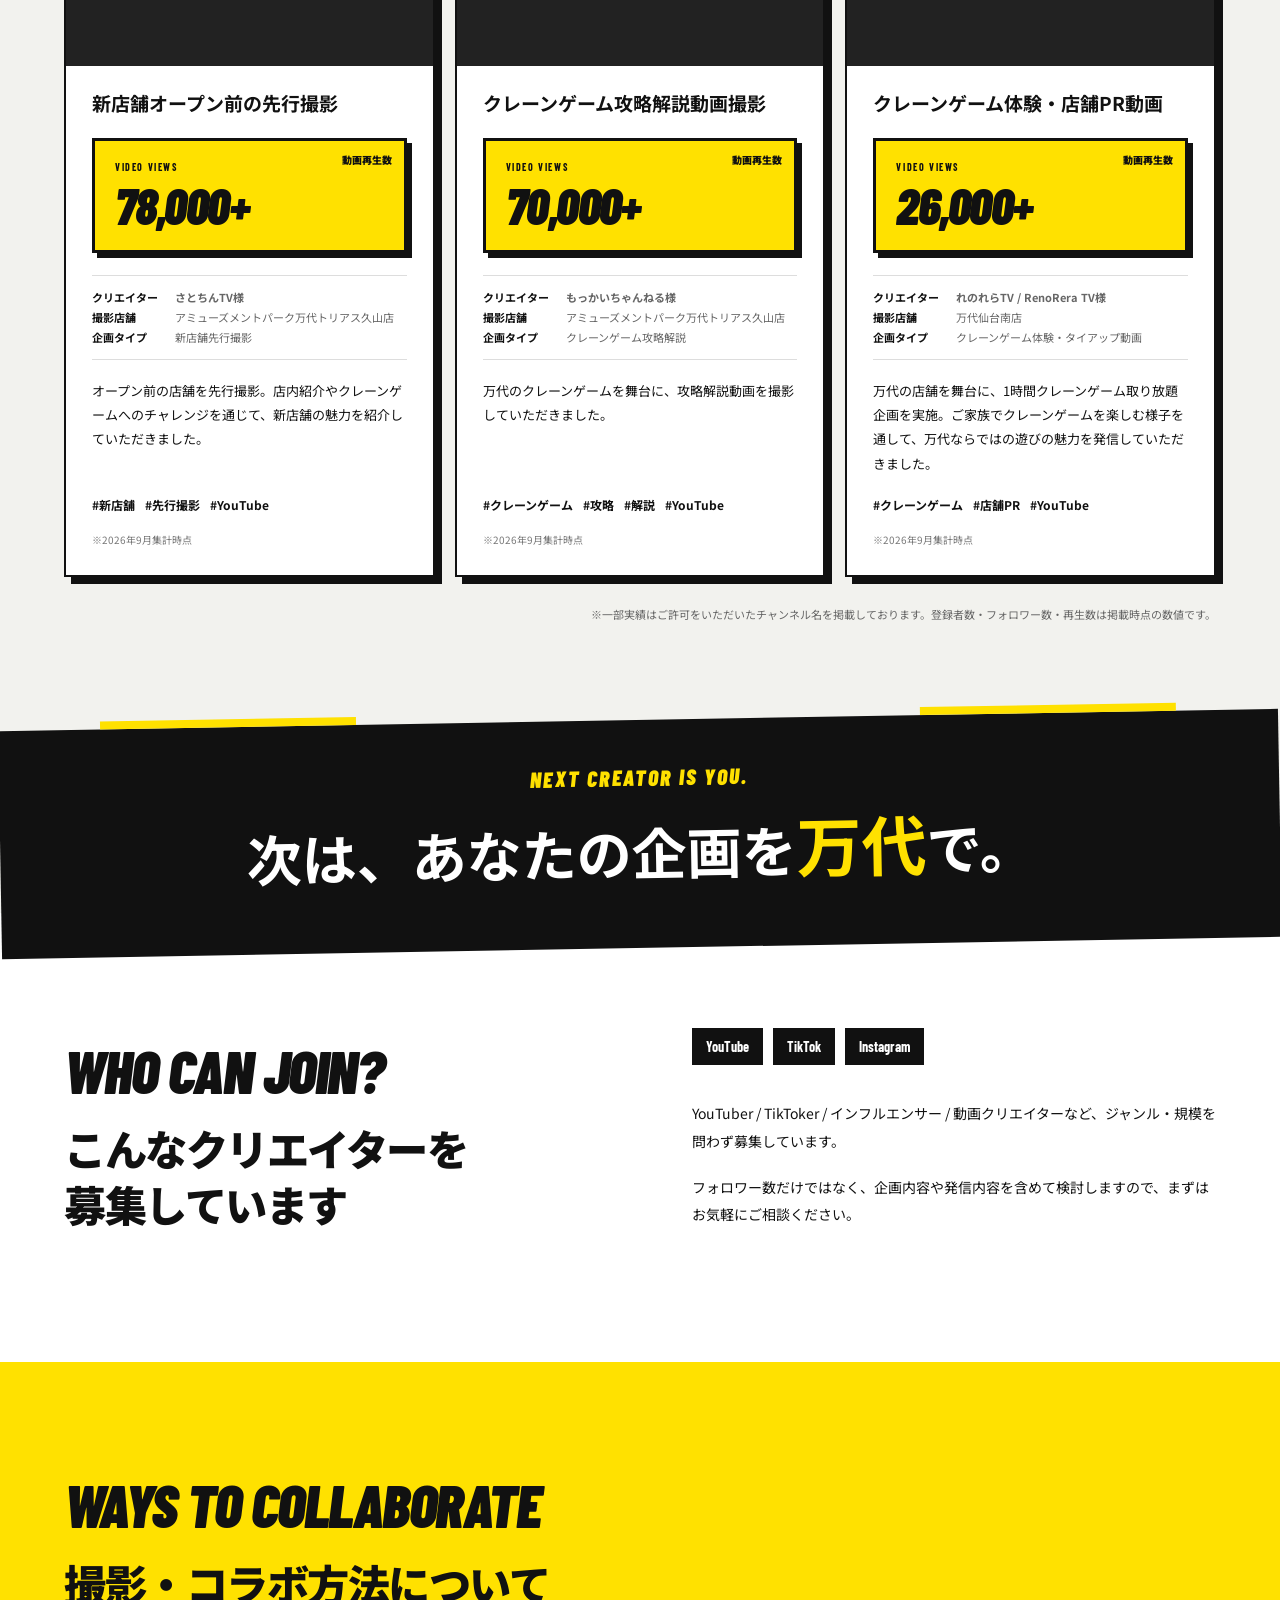
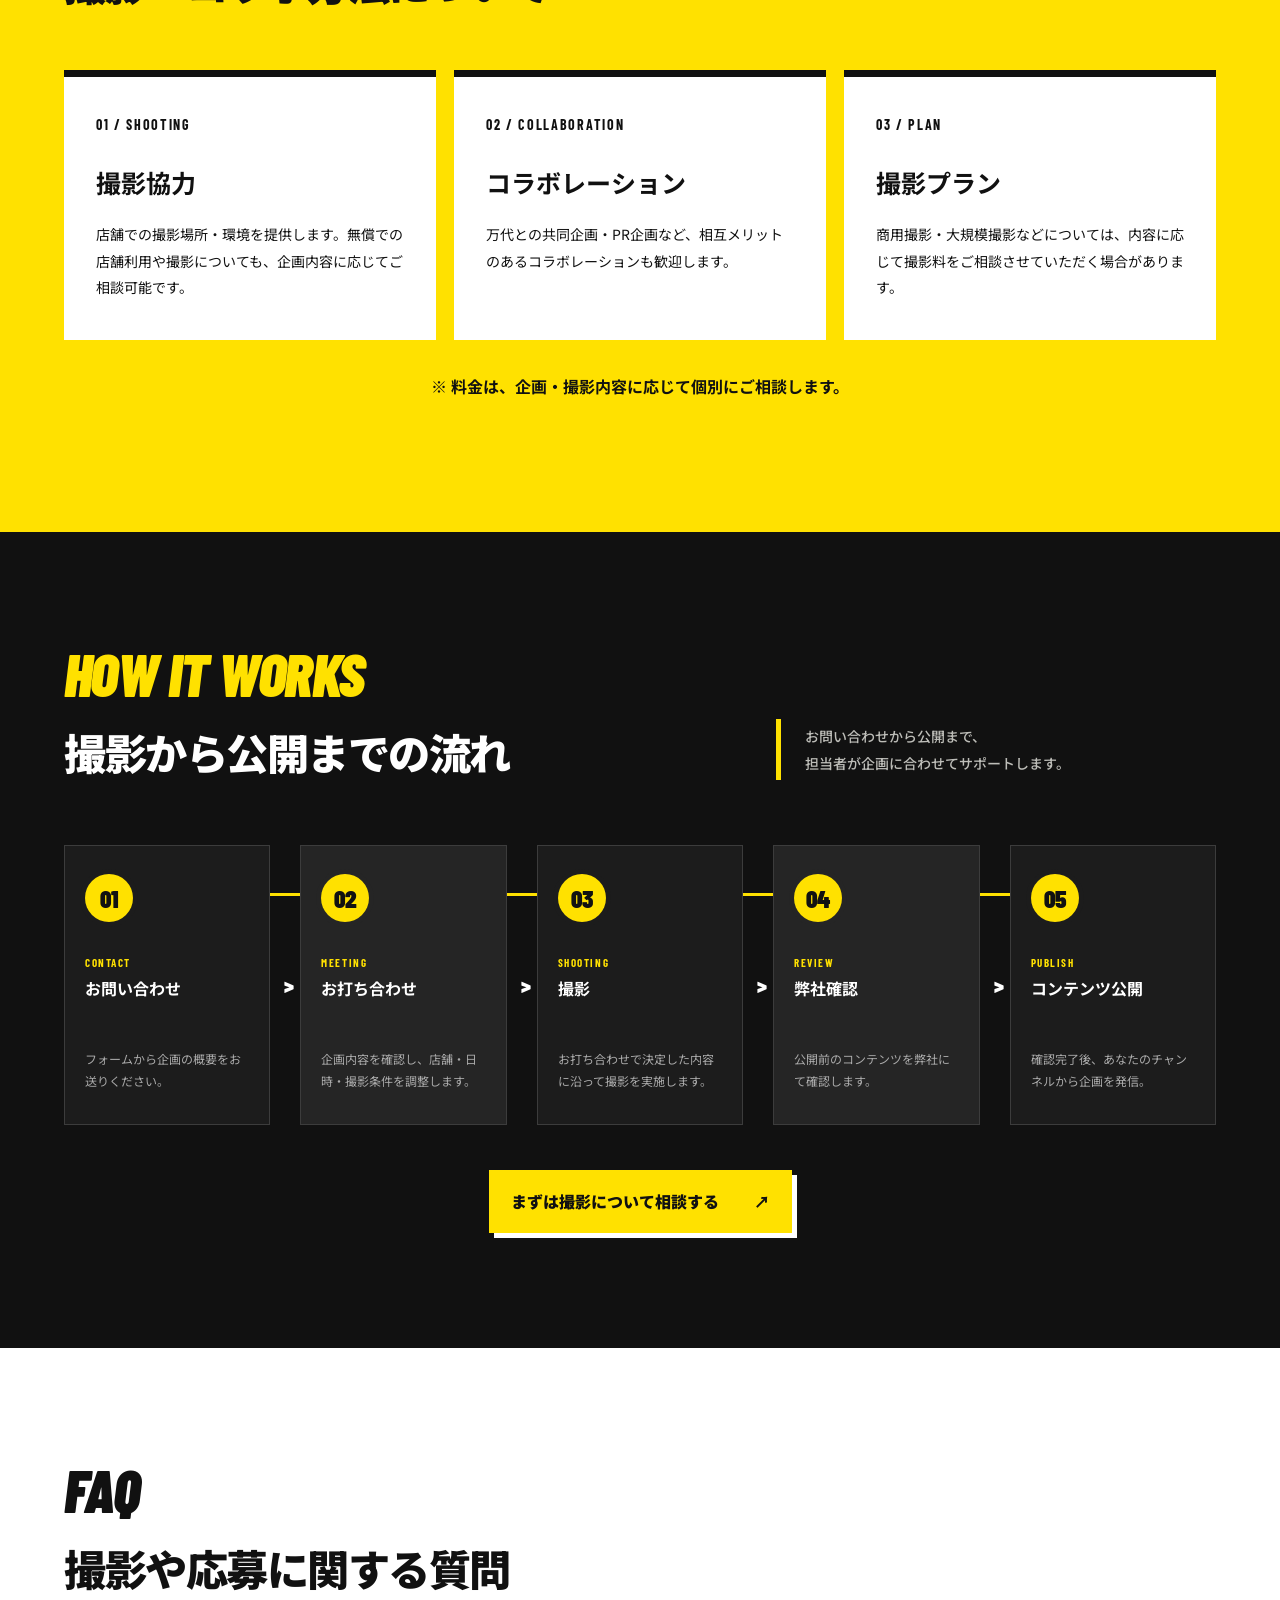
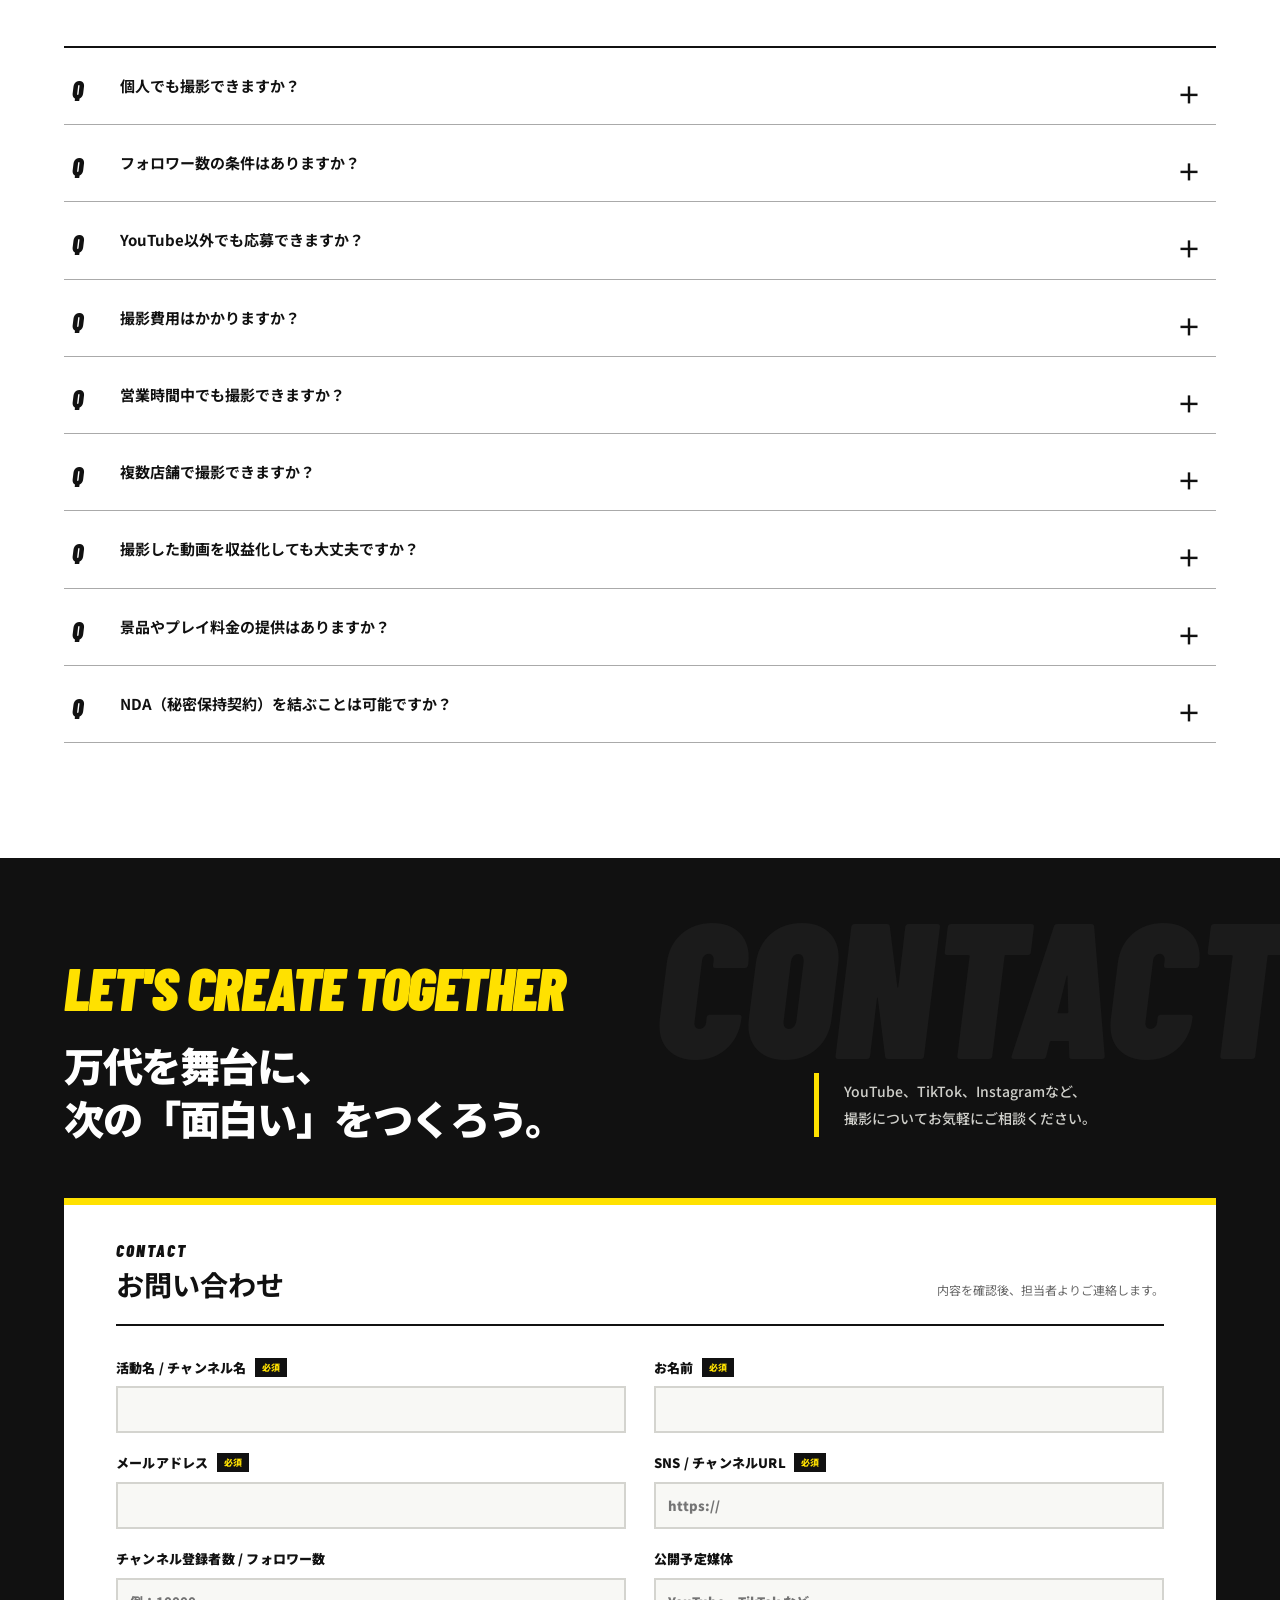
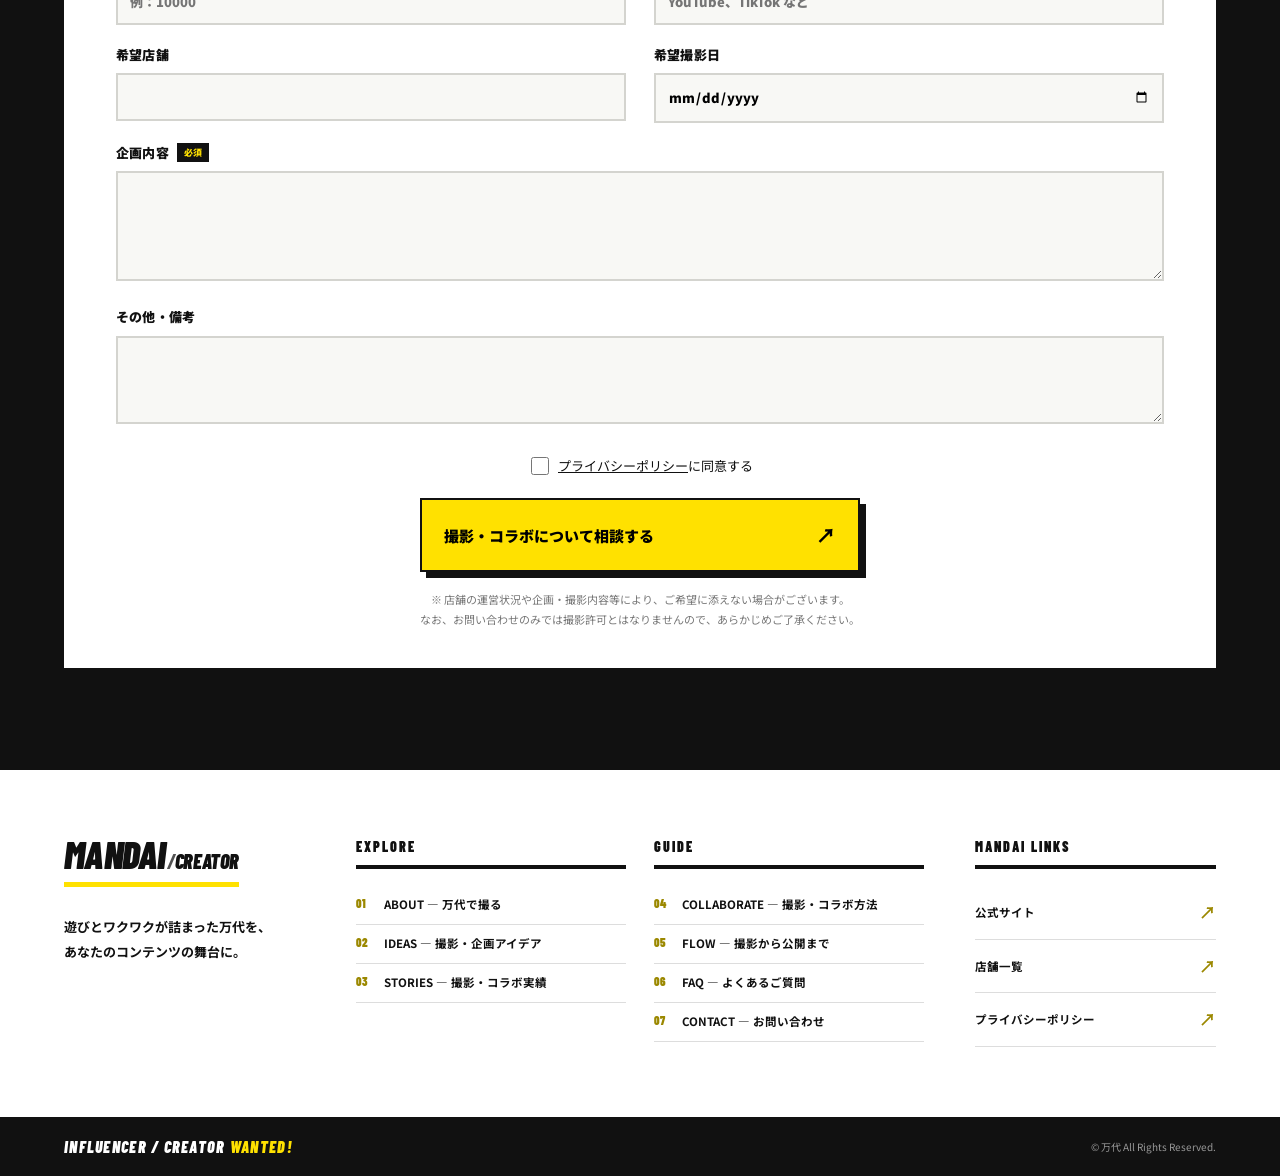
<file: page-creator.html>
<!doctype html>
<html lang="ja">

<head>
  <meta charset="utf-8" />
  <meta name="viewport" content="width=device-width,initial-scale=1" />
  <title>インフルエンサー・YouTuber撮影募集｜遊べるスーパー万代</title>
  <meta name="description" content="万代では、YouTube・TikTok・Instagramなどで活動するインフルエンサー様・クリエイター様の店舗撮影やコラボレーションを募集しています。" />
  <meta property="og:title" content="インフルエンサー・YouTuber撮影募集｜遊べるスーパー万代" />
  <meta property="og:description" content="万代を、あなたのコンテンツの舞台に。店舗撮影やコラボレーションをご相談ください。" />
  <meta property="og:type" content="website" />
  <meta property="og:image" content="creator_assets/image/hero.png" />
  <link rel="preload" as="image" href="creator_assets/image/hero.png" type="image/png" />
  <link rel="stylesheet" href="creator_assets/css/style.css" />
  <script src="creator_assets/js/cases.js" defer></script>
  <script src="creator_assets/js/main.js" defer></script>
</head>

<body id="top">
  <a class="skip" href="#main">本文へ移動</a>
  <header class="site-header">
    <a class="creator-brand" href="#top" aria-label="MANDAI CREATOR ページトップへ"><span
        class="creator-brand__mandai">MANDAI</span><span class="creator-brand__slash">/</span><span
        class="creator-brand__creator">CREATOR</span></a>
    <button class="menu" type="button" aria-expanded="false" aria-controls="global-nav">
      <span></span><span></span><span></span><b>MENU</b>
    </button>
    <nav id="global-nav" aria-label="グローバルナビゲーション">
      <a href="#about"><span class="nav-en">ABOUT</span><span class="nav-ja">撮る</span></a><a href="#ideas"><span
          class="nav-en">IDEAS</span><span class="nav-ja">企画</span></a><a href="#cases"><span
          class="nav-en">STORIES</span><span class="nav-ja">実績</span></a><a href="#flow"><span
          class="nav-en">FLOW</span><span class="nav-ja">流れ</span></a><a href="#faq"><span
          class="nav-en">FAQ</span><span class="nav-ja">質問</span></a><a class="nav-cta" href="#contact"><span
          class="nav-en">CONTACT</span><span class="nav-ja">お問い合わせ</span><b>↗</b></a>
    </nav>
  </header>

  <main id="main">
    <section class="hero">
      <div class="hero-copy reveal">
        <p class="eyebrow hero-en">
          INFLUENCER<br />CREATOR<br /><strong>WANTED!</strong>
        </p>
        <h1 class="hero-title">
          <span class="hero-kicker">万代で、</span><em class="hero-punch"><span>撮ってみない？</span></em>
        </h1>
        <p>
          クレーンゲームも、チャレンジ企画も、店内撮影も。<br />「遊べるスーパー万代」を舞台に、<br />一緒に面白いコンテンツをつくりませんか？
        </p>
        <a class="button" href="#contact">撮影について相談する <span>↗</span></a>
      </div>
      <figure class="hero-media">
        <img src="creator_assets/image/hero.png" width="1536" height="1024" alt="クレーンゲームが並ぶ店内で動画を撮影するクリエイター" />
      </figure>
      <p class="scroll">SCROLL <span></span></p>
    </section>

    <section class="section message" id="about">
      <div class="wrap message-grid">
        <div class="reveal">
          <header class="section-head">
            <p>CREATE WITH MANDAI</p>
            <h2>万代を、あなたの<br />コンテンツの舞台に。</h2>
          </header>
          <div class="body-copy">
            <p>
              万代には、大量のクレーンゲーム、豊富な景品、広い店内など、動画・SNSコンテンツに使える要素がたくさんあります。
            </p>
            <p>
              YouTube、TikTok、Instagramなど媒体を問わず、店舗撮影やコラボレーションのご相談を受け付けています。
            </p>
            <p>
              あなたのアイデアで、万代から新しいコンテンツを生み出してみませんか？
            </p>
          </div>
        </div>
        <div class="photo-stack reveal">
          <img src="creator_assets/image/message.png" alt="店舗外観の背景" loading="lazy" width="1365" height="1024" />
          <div class="yellow-card">
            <b>PLAY.</b><b>SHOOT.</b><b>CREATE.</b>
          </div>
        </div>
      </div>
    </section>

    <section class="section dark why-section">
      <div class="wrap">
        <div class="why-heading">
          <header class="section-head light reveal">
            <p>WHY MANDAI?</p>
            <h2>万代だから、<br />撮れる画がある。</h2>
          </header>
          <p class="why-lead reveal">
            場所も、遊びも、アイデアも。<br />コンテンツが動き出す環境があります。
          </p>
        </div>
        <div class="why-grid">
          <article class="why-card why-card-game reveal">
            <img src="creator_assets/image/why01.png" alt="クレーンゲームが数多く並ぶ広大なゲーム空間" loading="lazy" width="1536"
              height="1024" />
            <div class="why-card-copy">
              <p class="why-label"><b>01 /</b> GAME SPACE</p>
              <h3>圧倒的な<br />クレーンゲーム空間。</h3>
              <p>
                大量のクレーンゲームと豊富な景品。<br />万代ならではのスケールを、そのままコンテンツに。
              </p>
            </div>
          </article>
          <article class="why-card why-card-challenge reveal">
            <img src="creator_assets/image/why02.png" alt="クレーンゲーム企画に挑戦する二人のクリエイター" loading="lazy" width="1365"
              height="1024" />
            <div class="why-card-copy">
              <p class="why-label"><b>02 /</b> STORE SHOOTING</p>
              <h3>店舗そのものを、<br />撮影の舞台に。</h3>
              <p>通常は撮影が難しい店内も、<br />事前相談のうえ撮影可能。</p>
            </div>
          </article>
          <article class="why-card why-card-shoot reveal">
            <img src="creator_assets/image/why03.png" alt="店内でカメラを使い動画撮影するクリエイター" loading="lazy" width="1536"
              height="1024" />
            <div class="why-card-copy">
              <p class="why-label"><b>03 /</b> NEW CHALLENGE</p>
              <h3>アイデアを、<br />企画にできる。</h3>
              <p>「何個取れる？」「大量GET」など、<br />自由な発想をコンテンツに。
              </p>
            </div>
          </article>
          <article class="why-card why-card-location reveal">
            <img src="creator_assets/image/why04.png" alt="全国の撮影ロケーションをイメージした日本地図" loading="lazy" />
            <div class="why-card-copy">
              <p class="why-label"><b>04 /</b> LOCATION</p>
              <h3>全国の万代から、<br />撮影場所を相談。</h3>
              <p>
                企画やエリア、ご希望に合わせて<br />撮影店舗をご相談いただけます。
              </p>
            </div>
          </article>
        </div>
      </div>
    </section>

    <section class="section ideas" id="ideas">
      <div class="wrap">
        <div class="ideas-intro">
          <header class="section-head reveal">
            <p>WHAT WILL YOU CREATE?</p>
            <h2>こんな撮影・企画、<mark>大歓迎!</mark></h2>
          </header>
          <p class="ideas-lead reveal">
            万代には、ワクワクする素材がたくさん。<br />あなたのアイデアで、最高のコンテンツをつくってください。
          </p>
        </div>
        <div class="idea-grid">
          <article>
            <b>01</b><svg class="idea-icon" aria-hidden="true" viewBox="0 0 64 64">
              <path d="M23 37C18.5 33 16 27.2 16 21C16 12.2 23.2 5 32 5C40.8 5 48 12.2 48 21C48 27.2 45.5 33 41 37L38 45H26L23 37Z" />
              <path d="M26 52H38M29 59H35" />
              <path d="M32 23V31M26 27H38" />
            </svg><span>CHALLENGE</span>
            <h3>○円で、<br />どこまで獲れる？</h3>
            <p>クレーンゲーム○円チャレンジで限界に挑戦！</p>
          </article>
          <article>
            <b>02</b><svg class="idea-icon" aria-hidden="true" viewBox="0 0 64 64">
              <path d="M23 37C18.5 33 16 27.2 16 21C16 12.2 23.2 5 32 5C40.8 5 48 12.2 48 21C48 27.2 45.5 33 41 37L38 45H26L23 37Z" />
              <path d="M26 52H38M29 59H35" />
              <path d="M32 23V31M26 27H38" />
            </svg><span>BIG GET</span>
            <h3>本気で獲ったら、<br />何個いける？</h3>
            <p>大量GETの達成感を動画に！</p>
          </article>
          <article>
            <b>03</b><svg class="idea-icon" aria-hidden="true" viewBox="0 0 64 64">
              <path d="M23 37C18.5 33 16 27.2 16 21C16 12.2 23.2 5 32 5C40.8 5 48 12.2 48 21C48 27.2 45.5 33 41 37L38 45H26L23 37Z" />
              <path d="M26 52H38M29 59H35" />
              <path d="M32 23V31M26 27H38" />
            </svg><span>BATTLE</span>
            <h3>負けられない、<br />景品獲得バトル。</h3>
            <p>ライバルや仲間と真剣勝負！</p>
          </article>
          <article>
            <b>04</b><svg class="idea-icon" aria-hidden="true" viewBox="0 0 64 64">
              <path d="M23 37C18.5 33 16 27.2 16 21C16 12.2 23.2 5 32 5C40.8 5 48 12.2 48 21C48 27.2 45.5 33 41 37L38 45H26L23 37Z" />
              <path d="M26 52H38M29 59H35" />
              <path d="M32 23V31M26 27H38" />
            </svg><span>STORE TOUR</span>
            <h3>誰よりも早く、<br />新店舗へ。</h3>
            <p>話題の新店舗や大型店舗をいち早く紹介！</p>
          </article>
          <article>
            <b>05</b><svg class="idea-icon" aria-hidden="true" viewBox="0 0 64 64">
              <path d="M23 37C18.5 33 16 27.2 16 21C16 12.2 23.2 5 32 5C40.8 5 48 12.2 48 21C48 27.2 45.5 33 41 37L38 45H26L23 37Z" />
              <path d="M26 52H38M29 59H35" />
              <path d="M32 23V31M26 27H38" />
            </svg><span>NEW PRIZE</span>
            <h3>最新景品、<br />全部見せます。</h3>
            <p>人気景品をチェックして、楽しい情報を発信！</p>
          </article>
          <article>
            <b>06</b><svg class="idea-icon" aria-hidden="true" viewBox="0 0 64 64">
              <path d="M23 37C18.5 33 16 27.2 16 21C16 12.2 23.2 5 32 5C40.8 5 48 12.2 48 21C48 27.2 45.5 33 41 37L38 45H26L23 37Z" />
              <path d="M26 52H38M29 59H35" />
              <path d="M32 23V31M26 27H38" />
            </svg><span>BEHIND THE SCENES</span>
            <h3>万代の裏側まで、<br />潜入。</h3>
            <p>普段は見られない魅力を深掘り！</p>
          </article>
          <article>
            <b>07</b><svg class="idea-icon" aria-hidden="true" viewBox="0 0 64 64">
              <path d="M23 37C18.5 33 16 27.2 16 21C16 12.2 23.2 5 32 5C40.8 5 48 12.2 48 21C48 27.2 45.5 33 41 37L38 45H26L23 37Z" />
              <path d="M26 52H38M29 59H35" />
              <path d="M32 23V31M26 27H38" />
            </svg><span>SHORT VIDEO</span>
            <h3>15秒でも、<br />万代は面白い。</h3>
            <p>ショート動画で魅せる、サクッと楽しめる企画に！</p>
          </article>
          <article>
            <b>08</b><svg class="idea-icon" aria-hidden="true" viewBox="0 0 64 64">
              <path d="M23 37C18.5 33 16 27.2 16 21C16 12.2 23.2 5 32 5C40.8 5 48 12.2 48 21C48 27.2 45.5 33 41 37L38 45H26L23 37Z" />
              <path d="M26 52H38M29 59H35" />
              <path d="M32 23V31M26 27H38" />
            </svg><span>COLLABORATION</span>
            <h3>万代と、<br />一緒につくる。</h3>
            <p>万代と一緒に企画・PR！特別なコラボを実現！</p>
          </article>
        </div>
        <p class="big-question">
          <span class="sp-nowrap">あなたなら、<em>万代</em>で</span><br class="sp-break" /><span
            class="sp-nowrap">何を撮りますか？</span>
        </p>
      </div>
    </section>

    <section class="section cases" id="cases">
      <div class="wrap">
        <div class="case-heading">
          <header class="section-head reveal">
            <p>CREATOR STORIES</p>
            <h2>クリエイターとの<br />撮影・コラボ実績</h2>
          </header>
          <div class="case-lead reveal">
            <p>
              万代では、YouTuber・インフルエンサーなど、さまざまなクリエイターとの撮影・コラボレーションを実施しています。
            </p>
          </div>
        </div>
        <div class="case-grid" id="case-grid" aria-live="polite"></div>
        <p class="case-note">
          ※一部実績はご許可をいただいたチャンネル名を掲載しております。登録者数・フォロワー数・再生数は掲載時点の数値です。
        </p>
        <div class="case-next reveal">
          <p>NEXT CREATOR IS YOU.</p>
          <h3>
            <span class="sp-nowrap">次は、あなたの企画を</span><br class="sp-break" /><span class="sp-nowrap"><em>万代</em>で。</span>
          </h3>
        </div>
      </div>
    </section>

    <section class="section creator">
      <div class="wrap split">
        <header class="section-head reveal">
          <p>WHO CAN JOIN?</p>
          <h2>こんなクリエイターを<br />募集しています</h2>
        </header>
        <div class="creator-copy reveal">
          <div class="socials">
            <span>YouTube</span><span>TikTok</span><span>Instagram</span>
          </div>
          <p>
            YouTuber / TikToker / インフルエンサー /
            動画クリエイターなど、ジャンル・規模を問わず募集しています。
          </p>
          <p>
            フォロワー数だけではなく、企画内容や発信内容を含めて検討しますので、まずはお気軽にご相談ください。
          </p>
        </div>
      </div>
    </section>

    <section class="section yellow" id="collaborate">
      <div class="wrap">
        <header class="section-head reveal">
          <p>WAYS TO COLLABORATE</p>
          <h2>撮影・コラボ方法について</h2>
        </header>
        <div class="style-grid">
          <article>
            <b>01 / SHOOTING</b>
            <h3>撮影協力</h3>
            <p>
              店舗での撮影場所・環境を提供します。無償での店舗利用や撮影についても、企画内容に応じてご相談可能です。
            </p>
          </article>
          <article>
            <b>02 / COLLABORATION</b>
            <h3>コラボレーション</h3>
            <p>
              万代との共同企画・PR企画など、相互メリットのあるコラボレーションも歓迎します。
            </p>
          </article>
          <article>
            <b>03 / PLAN</b>
            <h3>撮影プラン</h3>
            <p>
              商用撮影・大規模撮影などについては、内容に応じて撮影料をご相談させていただく場合があります。
            </p>
          </article>
        </div>
        <p class="note">
          <span class="sp-nowrap">※ 料金は、企画・撮影内容に応じて</span><br class="sp-break" /><span
            class="sp-nowrap">個別にご相談します。</span>
        </p>
      </div>
    </section>

    <section class="section dark flow" id="flow">
      <div class="wrap">
        <div class="flow-intro">
          <header class="section-head light reveal">
            <p>HOW IT WORKS</p>
            <h2>撮影から公開までの流れ</h2>
          </header>
          <p>
            お問い合わせから公開まで、<br />担当者が企画に合わせてサポートします。
          </p>
        </div>
        <ol>
          <li>
            <b>01</b>
            <div>
              <small>CONTACT</small><span>お問い合わせ</span>
              <p>フォームから企画の概要をお送りください。</p>
            </div>
          </li>
          <li>
            <b>02</b>
            <div>
              <small>MEETING</small><span>お打ち合わせ</span>
              <p>企画内容を確認し、店舗・日時・撮影条件を調整します。</p>
            </div>
          </li>
          <li>
            <b>03</b>
            <div>
              <small>SHOOTING</small><span>撮影</span>
              <p>お打ち合わせで決定した内容に沿って撮影を実施します。</p>
            </div>
          </li>
          <li>
            <b>04</b>
            <div>
              <small>REVIEW</small><span>弊社確認</span>
              <p>公開前のコンテンツを弊社にて確認します。</p>
            </div>
          </li>
          <li>
            <b>05</b>
            <div>
              <small>PUBLISH</small><span>コンテンツ公開</span>
              <p>確認完了後、あなたのチャンネルから企画を発信。</p>
            </div>
          </li>
        </ol>
        <a class="flow-cta" href="#contact">まずは撮影について相談する <span>↗</span></a>
      </div>
    </section>

    <section class="section faq" id="faq">
      <div class="wrap">
        <header class="section-head reveal">
          <p>FAQ</p>
          <h2>撮影や応募に関する質問</h2>
        </header>
        <div class="accordion">
          <details>
            <summary>個人でも撮影できますか？</summary>
            <p>はい。活動規模を問わず、まずはお気軽にご相談ください。</p>
          </details>
          <details>
            <summary>フォロワー数の条件はありますか？</summary>
            <p>
              明確なフォロワー数の条件は設けておりません。企画内容や発信内容を含めて検討します。
            </p>
          </details>
          <details>
            <summary>YouTube以外でも応募できますか？</summary>
            <p>
              はい。TikTok、Instagramなど各種SNSで活動されている方も対象です。
            </p>
          </details>
          <details>
            <summary>撮影費用はかかりますか？</summary>
            <p>
              企画内容や撮影規模により異なります。無償でご利用いただける場合もあれば、商用撮影等では撮影料をご相談させていただく場合があります。
            </p>
          </details>
          <details>
            <summary>営業時間中でも撮影できますか？</summary>
            <p>店舗状況や企画内容を確認のうえ、個別に調整いたします。</p>
          </details>
          <details>
            <summary>複数店舗で撮影できますか？</summary>
            <p>ご希望内容を確認のうえ、撮影可能な店舗をご案内します。</p>
          </details>
          <details>
            <summary>撮影した動画を収益化しても大丈夫ですか？</summary>
            <p>内容確認のうえ、個別にご案内します。</p>
          </details>
          <details>
            <summary>景品やプレイ料金の提供はありますか？</summary>
            <p>
              企画内容によって異なりますので、お問い合わせ時にご相談ください。
            </p>
          </details>
          <details>
            <summary>NDA（秘密保持契約）を結ぶことは可能ですか？</summary>
            <p>
              はい。オープン前の先行撮影や未発表企画など、必要に応じて事前にNDA（秘密保持契約）を結んで進行させていただきますのでご安心ください。
            </p>
          </details>
        </div>
      </div>
    </section>

    <section class="contact" id="contact">
      <div class="wrap">
        <div class="contact-intro">
          <header class="section-head light reveal">
            <p>LET'S CREATE TOGETHER</p>
            <h2>万代を舞台に、<br />次の「面白い」をつくろう。</h2>
          </header>
          <div class="contact-intro-copy reveal">
            <p>
              YouTube、TikTok、Instagramなど、<br />撮影についてお気軽にご相談ください。
            </p>
          </div>
        </div>
        <form class="contact-form" action="#" method="post">
          <div class="form-heading">
            <p>CONTACT</p>
            <h3>お問い合わせ</h3>
            <span>内容を確認後、担当者よりご連絡します。</span>
          </div>
          <input type="hidden" name="inquiry_type" value="店舗撮影・インフルエンサーコラボについて" />
          <div class="form-grid">
            <label>活動名 / チャンネル名 <em>必須</em><input name="channel_name" required /></label><label>お名前 <em>必須</em><input
                name="name" autocomplete="name" required /></label><label>メールアドレス <em>必須</em><input type="email"
                name="email" autocomplete="email" required /></label><label>SNS / チャンネルURL <em>必須</em><input type="url"
                name="channel_url" placeholder="https://" required /></label><label>チャンネル登録者数 / フォロワー数<input
                type="number" name="followers" min="0" step="1" inputmode="numeric"
                placeholder="例：10000" /></label><label>公開予定媒体<input name="platform"
                placeholder="YouTube、TikTok など" /></label><label>希望店舗<input name="store" /></label><label>希望撮影日<input
                type="date" name="shooting_date" /></label><label class="wide">企画内容 <em>必須</em><textarea name="plan"
                rows="4" required></textarea></label><label class="wide">その他・備考<textarea name="notes"
                rows="3"></textarea>
            </label>
          </div>
          <label class="agree"><input type="checkbox" required />
            <a href="https://mandai.ne.jp/privacy-policy/" target="_blank"
              rel="noopener">プライバシーポリシー</a>に同意する</label><button class="button submit" type="submit">
            撮影・コラボについて相談する <span>↗</span>
          </button>
          <p class="form-note">
            ※
            店舗の運営状況や企画・撮影内容等により、ご希望に添えない場合がございます。<br />なお、お問い合わせのみでは撮影許可とはなりませんので、あらかじめご了承ください。
          </p>
        </form>
      </div>
    </section>
  </main>
  <a class="back-to-top" href="#top" aria-label="ページ上部へ戻る"><span>↑</span><b>TOP</b></a>
  <footer class="site-footer footer-v2">
    <div class="footer-v2-main">
      <div class="footer-v2-brand">
        <a class="creator-brand" href="#top" aria-label="MANDAI CREATOR ページトップへ"><span
            class="creator-brand__mandai">MANDAI</span><span class="creator-brand__slash">/</span><span
            class="creator-brand__creator">CREATOR</span></a>
        <p>
          遊びとワクワクが詰まった万代を、<br />あなたのコンテンツの舞台に。
        </p>
      </div>
      <nav class="footer-v2-nav" aria-label="フッターナビゲーション">
        <div>
          <p>EXPLORE</p>
          <a href="#about"><span>01</span>ABOUT — 万代で撮る</a><a href="#ideas"><span>02</span>IDEAS — 撮影・企画アイデア</a><a
            href="#cases"><span>03</span>STORIES — 撮影・コラボ実績</a>
        </div>
        <div>
          <p>GUIDE</p>
          <a href="#collaborate"><span>04</span>COLLABORATE — 撮影・コラボ方法</a><a href="#flow"><span>05</span>FLOW —
            撮影から公開まで</a><a href="#faq"><span>06</span>FAQ — よくあるご質問</a><a href="#contact"><span>07</span>CONTACT —
            お問い合わせ</a>
        </div>
      </nav>
      <div class="footer-v2-external">
        <p>MANDAI LINKS</p>
        <a href="https://mandai.ne.jp/">公式サイト <b>↗</b></a><a href="https://shop.mandai-s.jp/">店舗一覧 <b>↗</b></a><a
          href="https://mandai.ne.jp/privacy-policy/">プライバシーポリシー <b>↗</b></a>
      </div>
    </div>
    <div class="footer-v2-bottom">
      <strong>INFLUENCER / CREATOR <i>WANTED!</i></strong><small>© 万代 All Rights Reserved.</small>
    </div>
  </footer>
</body>

</html>
</file>
<file: creator_assets/css/style.css>
@import url('https://fonts.googleapis.com/css2?family=Barlow+Condensed:ital,wght@0,700;0,900;1,900&family=Noto+Sans+JP:wght@400;500;700;900&display=swap');
.logo-brand{display:block;flex:0 0 auto}.logo-brand img{display:block;width:240px;max-width:none;height:auto;object-fit:contain}.footer-logo img{width:260px}.back-to-top{position:fixed;right:24px;bottom:24px;z-index:30;width:64px;height:64px;display:grid;place-content:center;text-align:center;background:var(--yellow);border:2px solid var(--black);box-shadow:4px 4px 0 var(--black);font:900 11px/1 'Barlow Condensed',sans-serif;opacity:0;visibility:hidden;transform:translateY(12px);transition:opacity .2s,visibility .2s,transform .2s,box-shadow .2s}.back-to-top span{font-size:24px;line-height:.8;margin-bottom:5px}.back-to-top.is-visible{opacity:1;visibility:visible;transform:none}.back-to-top:hover{transform:translate(2px,2px);box-shadow:2px 2px 0 var(--black)}@media(max-width:900px){.logo-brand{transform:none}.logo-brand img{width:190px;height:auto}.footer-logo img{width:220px}.back-to-top{right:16px;bottom:16px;width:56px;height:56px}}
:root{--yellow:#ffe100;--black:#111;--white:#fff;--gray:#f3f3f0;--line:#d9d9d4;--max:1200px}*{box-sizing:border-box}html{scroll-behavior:smooth}body{margin:0;color:var(--black);font-family:'Noto Sans JP',sans-serif;line-height:1.8;background:#fff;overflow-x:hidden}img{display:block;max-width:100%;height:auto}a{color:inherit;text-decoration:none}button,input,textarea{font:inherit}.skip{position:fixed;top:-100px;left:10px;background:#fff;padding:8px;z-index:100}.skip:focus{top:10px}.site-header{height:92px;padding:0 4vw;display:flex;align-items:center;justify-content:space-between;background:#fff;position:relative;z-index:20;border-bottom:1px solid #eee}.brand{display:grid;grid-template-columns:50px auto;grid-template-rows:34px 15px;align-items:center;line-height:1}.brand span{grid-row:1/3;background:var(--yellow);width:45px;height:45px;border-radius:50%;display:grid;place-items:center;font:900 italic 29px 'Barlow Condensed'}.brand b{font-size:24px}.brand small{font-size:10px;font-weight:700;letter-spacing:.18em}.site-header nav{display:flex;align-items:center;gap:28px;font-size:13px;font-weight:700}.nav-cta{background:var(--yellow);padding:14px 20px}.menu{display:none}.hero{min-height:calc(100vh - 92px);display:grid;grid-template-columns:46% 54%;position:relative;background:var(--gray)}.hero-copy{padding:8vw 3vw 8vw max(4vw,calc((100vw - var(--max))/2));align-self:center;z-index:2}.eyebrow,.section-head>p{font:900 italic clamp(28px,4.2vw,68px)/.9 'Barlow Condensed',sans-serif;letter-spacing:-.02em;margin:0 0 26px}.hero-en{font-size:clamp(37px,5vw,76px)}.hero-en strong{font-size:1.26em}.hero h1{font-size:clamp(34px,4.2vw,66px);line-height:1.25;margin:0 0 25px}.hero h1 em{font-style:normal;background:linear-gradient(transparent 64%,var(--yellow) 0)}.hero-copy>p:not(.eyebrow){max-width:560px;font-weight:500}.hero-media{margin:0;clip-path:polygon(7% 0,100% 0,100% 100%,0 100%);overflow:hidden}.hero-media img{width:100%;height:100%;object-fit:cover}.button{display:inline-flex;align-items:center;justify-content:space-between;gap:35px;background:var(--yellow);padding:19px 24px;margin-top:24px;min-width:270px;font-weight:900;border:0;cursor:pointer;box-shadow:6px 6px 0 #111;transition:.2s}.button:hover{transform:translate(3px,3px);box-shadow:3px 3px 0 #111}.button:focus-visible,a:focus-visible,summary:focus-visible,input:focus-visible,textarea:focus-visible{outline:3px solid #0074d9;outline-offset:3px}.scroll{position:absolute;bottom:20px;left:30px;font:700 11px 'Barlow Condensed';writing-mode:vertical-rl;letter-spacing:.2em}.scroll span{height:50px;border-left:1px solid;display:inline-block}.section{padding:clamp(80px,10vw,150px) 0}.wrap{max-width:var(--max);margin:auto;padding:0 24px}.message-grid,.split{display:grid;grid-template-columns:1fr 1fr;gap:9%;align-items:center}.section-head>p{font-size:clamp(36px,5vw,72px)}.section-head h2{font-size:clamp(28px,3.5vw,50px);line-height:1.35;margin:0}.body-copy{margin-top:50px}.body-copy p,.creator-copy p{margin:0 0 1.2em}.photo-stack{position:relative;padding:0 30px 70px 0}.photo-stack img{aspect-ratio:4/3;object-fit:cover}.yellow-card{position:absolute;right:0;bottom:0;background:var(--yellow);padding:28px 38px;display:grid;font:900 italic 28px/1 'Barlow Condensed';gap:10px}.dark{background:#111;color:#fff}.section-head.light>p{color:var(--yellow)}.why-grid{display:grid;grid-template-columns:repeat(4,1fr);gap:15px;margin-top:70px}.why-card{background:#fff;color:#111;padding:25px;min-height:380px;position:relative;transition:.2s}.why-card:hover{transform:translateY(-7px)}.why-card>span{font:900 18px 'Barlow Condensed'}.why-card .icon{font:900 64px 'Barlow Condensed';color:#d8c000;margin:18px 0}.why-card h3{font-size:21px;line-height:1.45}.why-card p{font-size:14px}.ideas{background:#f5f5f2}.section-head mark{background:var(--yellow);padding:0 .15em}.idea-grid{display:grid;grid-template-columns:repeat(4,1fr);gap:12px;margin-top:65px}.idea-grid article{background:#111;color:#fff;aspect-ratio:1.18;padding:22px;position:relative;display:flex;flex-direction:column;justify-content:flex-end;overflow:hidden}.idea-grid article:nth-child(3n+2){background:#292929}.idea-grid article:nth-child(3n){background:#fff;color:#111;border:2px solid #111}.idea-grid article::before{content:'＋';position:absolute;right:-10px;top:-25px;color:var(--yellow);font:900 90px 'Barlow Condensed';opacity:.8}.idea-grid b{position:absolute;left:20px;top:15px;font:900 21px 'Barlow Condensed'}.idea-grid span{font:700 11px 'Barlow Condensed';color:#d1ba00;letter-spacing:.15em}.idea-grid h3{font-size:19px;line-height:1.45;margin:5px 0 0}.big-question{text-align:center;font-weight:900;font-size:clamp(27px,4vw,54px);margin:100px 0 0}.mobile{display:none}.socials{display:flex;flex-wrap:wrap;gap:10px;margin-bottom:35px}.socials span{background:#111;color:#fff;padding:10px 14px;font:700 14px 'Barlow Condensed'}.yellow{background:var(--yellow)}.style-grid{display:grid;grid-template-columns:repeat(3,1fr);gap:16px;margin-top:65px}.style-grid article{background:#fff;padding:35px;min-height:300px;border-top:8px solid #111}.style-grid b{font:700 14px 'Barlow Condensed';letter-spacing:.12em}.style-grid h3{font-size:26px}.note{text-align:center;font-weight:700;margin-top:32px}.movie-grid{display:grid;grid-template-columns:repeat(3,1fr);gap:22px;margin-top:65px}.movie-grid a{background:#111;color:#fff;padding-bottom:15px;transition:.2s}.movie-grid a:hover{transform:translateY(-6px)}.movie-grid img{width:100%;aspect-ratio:16/9;object-fit:cover}.movie-grid b{display:block;padding:12px 15px 0}.movie-grid i{color:var(--yellow);font-style:normal}.text-link{display:block;width:max-content;margin:45px auto 0;border-bottom:3px solid var(--yellow);font-weight:900}.flow ol{list-style:none;padding:0;display:grid;grid-template-columns:repeat(5,1fr);margin:70px 0 0;counter-reset:step}.flow li{min-height:140px;padding:25px 18px;background:#222;border-right:1px solid #555;position:relative}.flow li:not(:last-child)::after{content:'›';position:absolute;right:-10px;top:45px;background:var(--yellow);color:#111;width:22px;height:34px;text-align:center;z-index:2;font-size:24px}.flow li b{font:900 40px 'Barlow Condensed';color:var(--yellow);display:block}.flow li span{font-weight:700}.accordion{margin-top:50px;border-top:2px solid #111}.accordion details{border-bottom:1px solid #aaa}.accordion summary{cursor:pointer;list-style:none;padding:25px 65px 25px 56px;font-weight:700;position:relative}.accordion summary::before{content:'Q';position:absolute;left:8px;font:900 italic 25px 'Barlow Condensed'}.accordion summary::after{content:'＋';position:absolute;right:15px;font-size:24px}.accordion details[open] summary::after{content:'−'}.accordion details p{margin:0;padding:0 55px 27px}.accordion details p::before{content:'A. ';font-weight:900}.contact{padding:clamp(90px,11vw,160px) 0;background:#111;color:#fff;position:relative}.contact::before{content:'CONTACT';position:absolute;right:-15px;top:30px;color:#222;font:900 italic clamp(80px,15vw,220px)/1 'Barlow Condensed'}.contact .wrap{position:relative}.contact>.wrap>p{max-width:590px}.contact-form{background:#fff;color:#111;padding:clamp(25px,5vw,60px);margin-top:60px}.form-grid{display:grid;grid-template-columns:1fr 1fr;gap:25px}.form-grid label{font-size:14px;font-weight:700}.form-grid em{font-style:normal;background:var(--yellow);font-size:10px;padding:3px 6px;margin-left:5px}.form-grid input,.form-grid textarea{width:100%;margin-top:7px;border:1px solid #aaa;background:#fafafa;padding:13px;border-radius:0}.form-grid .wide{grid-column:1/-1}.agree{display:block;text-align:center;margin:30px 0}.agree a{text-decoration:underline}.submit{display:flex;margin:20px auto}.form-note{text-align:center;font-size:12px;color:#666}footer{padding:55px max(24px,4vw);display:flex;align-items:center;gap:60px;background:#fff}footer nav{display:flex;flex-wrap:wrap;gap:20px;font-size:12px;font-weight:700}footer>small{margin-left:auto}.reveal{opacity:0;transform:translateY(25px);transition:opacity .65s,transform .65s}.reveal.visible{opacity:1;transform:none}@media(prefers-reduced-motion:reduce){html{scroll-behavior:auto}.reveal{opacity:1;transform:none;transition:none}}
@media(max-width:900px){.site-header{height:74px;padding:0 20px;position:sticky;top:0}.brand{transform:scale(.86);transform-origin:left}.site-header nav{display:none;position:absolute;top:74px;left:0;right:0;background:#fff;padding:30px;flex-direction:column;align-items:stretch;border-top:1px solid}.site-header nav.open{display:flex}.menu{display:grid;border:0;background:transparent;width:45px;gap:5px}.menu span{height:2px;background:#111}.menu b{font:700 9px 'Barlow Condensed'}.hero{min-height:auto;grid-template-columns:1fr}.hero-copy{padding:70px 24px 40px}.hero-media{grid-row:2;clip-path:polygon(0 7%,100% 0,100% 100%,0 100%);height:52vw;min-height:320px}.scroll{display:none}.message-grid,.split{grid-template-columns:1fr;gap:55px}.why-grid{grid-template-columns:1fr 1fr}.idea-grid{grid-template-columns:1fr 1fr}.style-grid{grid-template-columns:1fr}.movie-grid{grid-template-columns:1fr 1fr}.movie-grid a:last-child{display:none}.flow ol{grid-template-columns:1fr}.flow li{min-height:auto;display:grid;grid-template-columns:70px 1fr;align-items:center;border-right:0;border-bottom:1px solid #555}.flow li:not(:last-child)::after{content:'⌄';right:calc(50% - 11px);top:auto;bottom:-17px}.flow li b{display:inline}.contact::before{font-size:22vw}footer{align-items:flex-start;flex-wrap:wrap}footer>small{width:100%;margin:0}.section{padding:80px 0}}
@media(max-width:520px){.hero-copy{padding-top:50px}.hero-en{font-size:40px}.hero h1{font-size:38px}.button{width:100%;min-width:0}.wrap{padding:0 20px}.section-head>p{font-size:38px;word-break:break-word}.section-head h2{font-size:27px}.why-grid,.idea-grid,.movie-grid,.form-grid{grid-template-columns:1fr}.why-card{min-height:auto}.idea-grid article{aspect-ratio:1.5}.movie-grid a:last-child{display:block}.style-grid article{min-height:auto}.form-grid .wide{grid-column:auto}.contact-form{margin-left:-8px;margin-right:-8px;padding:25px 18px}.mobile{display:block}.photo-stack{padding-right:15px}.yellow-card{padding:20px;font-size:22px}.socials{display:grid;grid-template-columns:1fr 1fr}.accordion summary{padding-left:45px;padding-right:45px}.accordion details p{padding-left:45px;padding-right:15px}footer{display:block}footer nav{margin:30px 0}}
.site-header{height:130px}.hero{min-height:calc(100vh - 130px)}@media(max-width:900px){.site-header{height:105px}.site-header nav{top:105px}.hero{min-height:auto}}@media(max-width:520px){.logo-brand img{width:170px}.footer-logo img{width:220px}}
/* Refined global header */
.site-header{height:116px;padding:8px clamp(24px,4vw,64px) 0;position:sticky;top:0;background:rgba(255,255,255,.96);backdrop-filter:blur(12px);-webkit-backdrop-filter:blur(12px);border-bottom:1px solid rgba(17,17,17,.12);box-shadow:0 8px 28px rgba(0,0,0,.06);isolation:isolate}.site-header::before{content:'';position:absolute;inset:0 0 auto;height:8px;background:var(--yellow)}.site-header .logo-brand img{width:225px}.site-header nav{height:100%;gap:clamp(18px,2.2vw,38px)}.site-header nav>a:not(.nav-cta){height:100%;display:flex;flex-direction:column;justify-content:center;position:relative;line-height:1.25;white-space:nowrap}.site-header nav>a:not(.nav-cta)::after{content:'';position:absolute;left:0;right:100%;bottom:19px;height:3px;background:var(--yellow);transition:right .22s ease}.site-header nav>a:not(.nav-cta):hover::after,.site-header nav>a:not(.nav-cta):focus-visible::after{right:0}.site-header nav small{display:block;margin-bottom:5px;color:#8a8a82;font:700 10px/1 'Barlow Condensed',sans-serif;letter-spacing:.15em}.site-header .nav-cta{min-width:190px;padding:16px 18px 16px 22px;display:flex;align-items:center;justify-content:space-between;gap:18px;border:2px solid var(--black);box-shadow:4px 4px 0 var(--black);transition:transform .2s,box-shadow .2s}.site-header .nav-cta b{font-size:20px}.site-header .nav-cta:hover{transform:translate(2px,2px);box-shadow:2px 2px 0 var(--black)}.hero{min-height:calc(100vh - 116px)}
@media(max-width:900px){.site-header{height:88px;padding:8px 20px 0}.site-header::before{height:6px}.site-header .logo-brand img{width:160px}.site-header nav{top:88px;height:auto;padding:22px 24px 28px;gap:0;box-shadow:0 18px 30px rgba(0,0,0,.14)}.site-header nav>a:not(.nav-cta){height:auto;padding:15px 2px;border-bottom:1px solid #ddd;display:grid;grid-template-columns:68px 1fr;justify-content:start}.site-header nav>a:not(.nav-cta)::after{display:none}.site-header nav small{margin:3px 0 0}.site-header .nav-cta{margin-top:22px;min-width:0}.menu{width:48px;height:48px;padding:9px;border:1px solid #ddd;background:#fff;align-content:center;transition:background .2s}.menu:hover{background:var(--yellow)}.menu span{width:100%;transition:transform .2s,opacity .2s}.menu[aria-expanded="true"] span:nth-child(1){transform:translateY(7px) rotate(45deg)}.menu[aria-expanded="true"] span:nth-child(2){opacity:0}.menu[aria-expanded="true"] span:nth-child(3){transform:translateY(-7px) rotate(-45deg)}.hero{min-height:auto}}
.site-header .logo-brand img{width:180px}.footer-logo img{width:190px}@media(max-width:900px){.site-header .logo-brand img{width:140px}.footer-logo img{width:170px}}
/* Compact header variation */
.site-header{height:92px;padding:6px clamp(22px,3.5vw,52px) 0;border-bottom:5px solid var(--yellow);box-shadow:0 5px 18px rgba(0,0,0,.07)}.site-header::before{height:6px;background:var(--black)}.site-header .logo-brand{padding-right:clamp(22px,3vw,46px);border-right:1px solid #d7d7d2}.site-header .logo-brand img{width:130px}.site-header nav{gap:clamp(16px,1.8vw,30px);margin-left:auto}.site-header nav>a:not(.nav-cta){font-size:12px;letter-spacing:.02em}.site-header nav>a:not(.nav-cta)::after{bottom:12px;height:2px}.site-header nav small{display:none}.site-header .nav-cta{min-width:172px;padding:13px 16px 13px 19px;background:var(--black);color:var(--white);border:0;box-shadow:none}.site-header .nav-cta b{color:var(--yellow)}.site-header .nav-cta:hover{color:var(--black);background:var(--yellow);transform:none;box-shadow:none}.site-header .nav-cta:hover b{color:var(--black)}.hero{min-height:calc(100vh - 92px)}.footer-logo img{width:140px}
@media(max-width:900px){.site-header{height:76px;padding:6px 16px 0;border-bottom-width:4px}.site-header::before{height:5px}.site-header .logo-brand{padding-right:0;border-right:0}.site-header .logo-brand img{width:112px}.site-header nav{top:76px}.site-header nav small{display:block}.site-header .nav-cta{background:var(--black);color:var(--white)}.menu{width:42px;height:42px}.footer-logo img{width:125px}}
/* English-to-Japanese navigation interaction */
.site-header .logo-brand img{width:108px}.site-header nav>a{overflow:hidden}.site-header nav>a:not(.nav-cta){min-width:76px;padding-inline:12px;align-items:center}.site-header .nav-en,.site-header .nav-ja{grid-area:1/1;transition:opacity .2s,transform .25s}.site-header .nav-en{display:block;font:900 15px/1 'Barlow Condensed',sans-serif;letter-spacing:.11em}.site-header .nav-ja{display:block;position:absolute;left:8px;right:8px;text-align:center;opacity:0;transform:translateY(14px);font-size:11px;letter-spacing:0;white-space:nowrap}.site-header nav>a:not(.nav-cta):hover,.site-header nav>a:not(.nav-cta):focus-visible{background:var(--black);color:var(--yellow)}.site-header nav>a:hover .nav-en,.site-header nav>a:focus-visible .nav-en{opacity:0;transform:translateY(-14px)}.site-header nav>a:hover .nav-ja,.site-header nav>a:focus-visible .nav-ja{opacity:1;transform:none}.site-header nav>a:not(.nav-cta)::after{display:none}.site-header .nav-cta{position:relative;background:var(--yellow);color:var(--black);border:2px solid var(--black)}.site-header .nav-cta .nav-ja{left:18px;right:38px}.site-header .nav-cta:hover,.site-header .nav-cta:focus-visible{background:var(--black);color:var(--yellow)}
@media(max-width:900px){.site-header .logo-brand img{width:94px}.site-header nav>a:not(.nav-cta){display:grid;grid-template-columns:1fr;min-width:0;padding:17px 14px;align-items:center}.site-header nav .nav-en,.site-header nav .nav-ja{position:static;grid-area:1/1;text-align:left}.site-header nav .nav-ja{transform:translateY(12px)}.site-header .nav-cta{display:grid;grid-template-columns:1fr auto}.site-header .nav-cta .nav-ja{position:static;grid-area:1/1;text-align:left}.site-header .nav-cta b{grid-column:2;grid-row:1}}
.site-header{transition:transform .32s cubic-bezier(.4,0,.2,1),box-shadow .2s}.site-header.header-hidden{transform:translateY(-105%);box-shadow:none}
.site-header .nav-en{font-size:18px}.site-header .nav-ja{font-size:14px;font-weight:700}@media(max-width:900px){.site-header .nav-en{font-size:17px}.site-header .nav-ja{font-size:14px}}
.site-header .nav-cta{display:grid;grid-template-columns:minmax(0,1fr) auto;align-items:center}.site-header .nav-cta .nav-en,.site-header .nav-cta .nav-ja{position:static;grid-column:1;grid-row:1;text-align:left;align-self:center}.site-header .nav-cta b{grid-column:2;grid-row:1;align-self:center}
.hero .hero-title{display:flex;flex-direction:column;align-items:flex-start;gap:8px;margin:4px 0 30px;line-height:1}.hero-kicker{position:relative;padding-left:48px;font-size:clamp(30px,3vw,48px);font-weight:900;letter-spacing:.06em}.hero-kicker::before{content:'';position:absolute;left:0;top:50%;width:35px;height:6px;background:var(--yellow);transform:translateY(-50%) skewX(-18deg)}.hero-punch{position:relative;display:inline-block;padding:13px 24px 17px 18px;background:var(--black);color:var(--yellow);font-style:normal;font-size:clamp(46px,5.2vw,80px);font-weight:900;letter-spacing:-.07em;line-height:1.05;transform:skewX(-5deg);box-shadow:9px 9px 0 var(--yellow)}.hero-punch::after{content:'SHOOT IT!';position:absolute;right:10px;bottom:-22px;color:var(--black);font:900 italic 11px/1 'Barlow Condensed',sans-serif;letter-spacing:.18em}.hero-punch span{display:block;transform:skewX(5deg)}
@media(max-width:520px){.hero .hero-title{gap:10px;margin-bottom:32px}.hero-kicker{padding-left:38px;font-size:29px}.hero-kicker::before{width:27px;height:5px}.hero-punch{padding:12px 17px 15px 12px;font-size:clamp(39px,11.5vw,51px);box-shadow:6px 6px 0 var(--yellow);letter-spacing:-.08em}.hero-punch::after{right:5px;bottom:-19px;font-size:9px}}
.hero h1.hero-title .hero-punch{display:block;max-width:100%;padding:14px 22px 17px;background:var(--black);background-image:none;color:var(--yellow);font-size:clamp(42px,4vw,62px);letter-spacing:-.06em;white-space:nowrap;transform:none;box-shadow:8px 8px 0 var(--yellow)}.hero h1.hero-title .hero-punch span{transform:none}.hero h1.hero-title .hero-punch::after{right:8px;bottom:-20px}@media(max-width:1100px){.hero h1.hero-title .hero-punch{font-size:clamp(38px,4.6vw,51px);padding-inline:16px}}@media(max-width:520px){.hero h1.hero-title .hero-punch{font-size:clamp(34px,10vw,44px);padding:12px 12px 14px;box-shadow:6px 6px 0 var(--yellow)}}
/* Site footer */
.site-footer{display:block;padding:0;background:var(--black);color:var(--white);border-top:10px solid var(--yellow)}.footer-main{max-width:var(--max);margin:auto;padding:72px 24px 58px;display:grid;grid-template-columns:.8fr 1.25fr 1fr;gap:clamp(45px,6vw,90px);align-items:start}.footer-brand .footer-logo{display:inline-block;padding:12px 15px;background:var(--white)}.footer-brand .footer-logo img{width:128px}.footer-brand>p{margin:24px 0 0;font-size:15px;font-weight:700;line-height:1.8}.footer-links{display:grid;grid-template-columns:.7fr 1.3fr;gap:45px}.footer-links>div>p,.footer-contact>p{margin:0 0 22px;color:var(--yellow);font:900 italic 15px/1 'Barlow Condensed',sans-serif;letter-spacing:.16em}.footer-links nav{display:grid;gap:14px}.footer-links nav a{width:max-content;color:#d5d5d0;font-size:13px;font-weight:700;transition:color .2s,transform .2s}.footer-links nav a:hover{color:var(--yellow);transform:translateX(4px)}.footer-links nav span{margin-left:4px;color:var(--yellow)}.footer-contact{padding-left:clamp(25px,4vw,55px);border-left:1px solid #454545}.footer-contact h2{margin:0 0 25px;font-size:clamp(21px,2vw,30px);line-height:1.4}.footer-contact>a{display:flex;align-items:center;justify-content:space-between;gap:20px;padding:16px 18px;background:var(--yellow);color:var(--black);font-size:13px;font-weight:900;border:2px solid var(--yellow);transition:background .2s,color .2s}.footer-contact>a:hover{background:transparent;color:var(--yellow)}.footer-contact>a b{font-size:19px}.footer-bottom{border-top:1px solid #393939;padding:20px max(24px,calc((100vw - var(--max))/2 + 24px));display:flex;align-items:center;justify-content:space-between;gap:25px}.footer-bottom p{margin:0;color:#777;font:900 italic 13px 'Barlow Condensed',sans-serif;letter-spacing:.12em}.footer-bottom small{color:#aaa;font-size:11px}
@media(max-width:900px){.footer-main{grid-template-columns:1fr 1fr}.footer-contact{grid-column:1/-1;padding:35px 0 0;border-left:0;border-top:1px solid #454545}.footer-contact>a{max-width:380px}.footer-brand .footer-logo img{width:120px}}@media(max-width:520px){.site-footer{border-top-width:7px}.footer-main{padding:50px 20px 42px;grid-template-columns:1fr;gap:40px}.footer-brand>p{font-size:14px}.footer-links{grid-template-columns:1fr 1.4fr;gap:25px}.footer-contact{grid-column:auto}.footer-contact>a{max-width:none}.footer-bottom{padding:18px 20px;display:block}.footer-bottom p{margin-bottom:8px}.footer-brand .footer-logo img{width:110px}}
/* White footer theme */
.site-footer{background:var(--white);color:var(--black);border-top-color:var(--black)}.footer-brand .footer-logo{padding:0;background:transparent}.footer-links>div>p,.footer-contact>p{color:#8c7c00}.footer-links nav a{color:#333}.footer-links nav a:hover{color:#8c7c00}.footer-contact{border-left-color:#d5d5cf}.footer-contact>a{background:var(--yellow);color:var(--black);border-color:var(--black);box-shadow:4px 4px 0 var(--black)}.footer-contact>a:hover{background:var(--black);color:var(--yellow)}.footer-bottom{border-top-color:#d7d7d2}.footer-bottom p{color:#888}.footer-bottom small{color:#555}
/* Refined shooting flow */
.flow-intro{display:flex;align-items:end;justify-content:space-between;gap:40px}.flow-intro>p{margin:0 0 8px;color:#bbb;font-size:14px}.flow ol{position:relative;gap:0;margin-top:65px}.flow ol::before{content:'';position:absolute;left:8%;right:8%;top:48px;height:3px;background:var(--yellow)}.flow li{min-height:280px;padding:28px 20px 24px;background:#1c1c1c;border:1px solid #3c3c3c;border-right:0;display:block}.flow li:last-child{border-right:1px solid #3c3c3c}.flow li:nth-child(even){background:#252525}.flow li:not(:last-child)::after{content:'→';right:-17px;top:34px;width:34px;height:34px;display:grid;place-items:center;background:var(--yellow);color:var(--black);font-size:18px;font-weight:900;border:3px solid var(--black)}.flow li>b{position:relative;z-index:1;width:48px;height:48px;display:grid;place-items:center;margin:0 0 35px;background:var(--yellow);color:var(--black);font-size:25px;border-radius:50%}.flow li div small{display:block;margin-bottom:8px;color:var(--yellow);font:700 11px/1 'Barlow Condensed',sans-serif;letter-spacing:.14em}.flow li div span{display:block;min-height:58px;font-size:16px;line-height:1.5}.flow li div p{margin:14px 0 0;color:#aaa;font-size:12px;line-height:1.8}.flow-cta{width:max-content;display:flex;align-items:center;gap:35px;margin:45px auto 0;padding:17px 22px;background:var(--yellow);color:var(--black);font-weight:900;box-shadow:5px 5px 0 #fff;transition:.2s}.flow-cta:hover{transform:translate(2px,2px);box-shadow:3px 3px 0 #fff}
@media(max-width:900px){.flow-intro{display:block}.flow-intro>p{margin-top:25px}.flow ol::before{left:42px;right:auto;top:35px;bottom:35px;width:3px;height:auto}.flow li{min-height:0;padding:24px;display:grid;grid-template-columns:62px 1fr;border-right:1px solid #3c3c3c;border-bottom:0}.flow li:last-child{border-bottom:1px solid #3c3c3c}.flow li>b{margin:0;width:38px;height:38px;font-size:20px}.flow li:not(:last-child)::after{content:'↓';left:27px;right:auto;top:auto;bottom:-18px}.flow li div span{min-height:0}.flow li div p{margin-top:8px}.flow-cta{max-width:100%}}@media(max-width:520px){.footer-contact{border-top-color:#d5d5cf}.flow-cta{width:100%;justify-content:space-between;font-size:13px}}
/* Clear flow connectors */
.flow li:not(:last-child)::after{content:'›';right:-21px;top:50%;bottom:auto;width:42px;height:42px;display:grid;place-items:center;background:var(--white);color:var(--black);border:4px solid var(--black);border-radius:50%;font:900 30px/1 'Barlow Condensed',sans-serif;transform:translateY(-50%);box-shadow:0 0 0 1px #666;z-index:4}.flow li>b{box-shadow:0 0 0 5px #1c1c1c}.flow li:nth-child(even)>b{box-shadow:0 0 0 5px #252525}
@media(max-width:900px){.flow li:not(:last-child)::after{content:'⌄';left:50%;right:auto;top:auto;bottom:-21px;transform:translateX(-50%);width:42px;height:42px;font-size:25px}.flow ol::before{display:none}.flow li>b,.flow li:nth-child(even)>b{box-shadow:none}}
.flow li:not(:last-child)::after{content:'>>';right:-19px;top:50%;bottom:auto;width:auto;height:auto;display:block;background:transparent;color:var(--white);border:0;border-radius:0;box-shadow:none;font:900 27px/1 'Barlow Condensed',sans-serif;letter-spacing:-5px;transform:translateY(-50%);text-shadow:0 2px 0 var(--black);z-index:4}@media(max-width:900px){.flow li:not(:last-child)::after{content:'>>';left:50%;right:auto;top:auto;bottom:-13px;transform:translateX(-50%) rotate(90deg);font-size:25px}}
.flow ol{gap:30px}.flow li{border:1px solid #3c3c3c}.flow li:not(:last-child)::after{right:-25px;top:50%;font-size:23px;letter-spacing:-4px}@media(max-width:900px){.flow ol{gap:32px}.flow li{border:1px solid #3c3c3c}.flow li:not(:last-child)::after{left:50%;right:auto;bottom:-25px;top:auto}}
.flow li:not(:last-child)::after{content:'>';letter-spacing:0}@media(max-width:900px){.flow li:not(:last-child)::after{content:'>'}}
/* Collaboration case studies */
.cases{background:#f2f2ee}.case-heading{display:grid;grid-template-columns:1.15fr .85fr;gap:8%;align-items:end}.case-lead{padding-bottom:8px}.case-lead p{margin:0 0 1em;font-size:14px}.case-grid{display:grid;grid-template-columns:repeat(3,minmax(0,1fr));gap:20px;margin-top:70px}.case-card{display:flex;flex-direction:column;padding:26px;background:var(--white);border:2px solid var(--black);box-shadow:7px 7px 0 var(--black)}.case-top{display:flex;align-items:center;justify-content:space-between;gap:15px;padding-bottom:16px;border-bottom:1px solid #ccc}.case-top b{font:900 italic 24px/1 'Barlow Condensed',sans-serif}.case-top span{padding:5px 9px;background:var(--black);color:var(--yellow);font:700 11px 'Barlow Condensed',sans-serif;letter-spacing:.08em}.case-card>h3{margin:20px 0 14px;font-size:20px}.case-stat{display:grid;gap:4px;margin-bottom:22px}.case-stat small{font:700 10px 'Barlow Condensed',sans-serif;letter-spacing:.16em}.case-stat strong{font:900 italic clamp(31px,3vw,45px)/1 'Barlow Condensed',sans-serif}.case-video{position:relative;display:block;margin:0 -26px;overflow:hidden;background:#222;aspect-ratio:16/9}.case-video img{width:100%;height:100%;object-fit:cover;transition:transform .35s}.case-video::after{content:'';position:absolute;inset:0;background:linear-gradient(transparent 55%,rgba(0,0,0,.45))}.case-video i{position:absolute;left:50%;top:50%;z-index:2;width:58px;height:58px;display:grid;place-items:center;padding-left:4px;background:var(--yellow);color:var(--black);border:3px solid var(--white);border-radius:50%;font-style:normal;transform:translate(-50%,-50%)}.case-video:not(.is-placeholder):hover img{transform:scale(1.04)}.case-video.is-placeholder i{opacity:.75}.case-card>h4{margin:24px 0 18px;font-size:19px;line-height:1.5}.case-stat.views{padding:14px;background:var(--yellow);margin-bottom:20px}.case-stat.views strong{font-size:34px}.case-card dl{margin:0 0 19px;padding:12px 0;border-block:1px solid #ddd;font-size:11px}.case-card dl>div{display:grid;grid-template-columns:75px 1fr;gap:8px}.case-card dt{font-weight:700}.case-card dd{margin:0;color:#666}.case-description{margin:0 0 18px;font-size:13px;line-height:1.9}.case-tags{display:flex;flex-wrap:wrap;gap:5px 10px;margin-top:auto;font-size:12px;font-weight:700}.case-date{display:block;margin-top:16px;color:#777;font-size:10px}.case-link{display:flex;justify-content:space-between;align-items:center;margin-top:20px;padding-top:16px;border-top:2px solid var(--black);font-weight:900;font-size:13px}.case-link span{font-size:20px}.case-link:not(.is-disabled):hover{color:#8c7c00}.case-link.is-disabled{color:#777;cursor:not-allowed}.case-note{margin:28px 0 0;text-align:right;color:#666;font-size:11px}.case-next{margin-top:80px;padding:clamp(30px,5vw,60px);background:var(--black);color:var(--white);position:relative;overflow:hidden}.case-next::after{content:'YOU.';position:absolute;right:-10px;bottom:-35px;color:#242424;font:900 italic clamp(100px,14vw,190px)/1 'Barlow Condensed',sans-serif}.case-next>p{position:relative;z-index:1;margin:0 0 16px;color:var(--yellow);font:900 italic 20px 'Barlow Condensed',sans-serif;letter-spacing:.1em}.case-next h3{position:relative;z-index:1;margin:0 0 14px;font-size:clamp(27px,4vw,48px)}.case-next>span{position:relative;z-index:1;display:block;max-width:650px;color:#ccc;font-size:13px}.case-next>a{position:relative;z-index:1;width:max-content;display:flex;gap:45px;margin-top:28px;padding:16px 20px;background:var(--yellow);color:var(--black);font-weight:900;box-shadow:4px 4px 0 var(--white)}
@media(max-width:900px){.case-heading{grid-template-columns:1fr;gap:30px}.case-grid{grid-template-columns:1fr 1fr}.case-card:last-child{grid-column:1/-1;max-width:calc(50% - 10px)}.case-next{margin-top:60px}}@media(max-width:650px){.case-grid{grid-template-columns:1fr;gap:28px;margin-top:50px}.case-card:last-child{grid-column:auto;max-width:none}.case-card{padding:22px}.case-video{margin-inline:-22px}.case-note{text-align:left}.case-next{margin-top:50px}.case-next>a{width:100%;justify-content:space-between}}
.case-privacy{display:flex;align-items:end;justify-content:space-between;gap:15px;margin:20px 0}.case-privacy small{font:700 10px 'Barlow Condensed',sans-serif;letter-spacing:.14em}.case-privacy strong{color:#8b8b84;font:900 italic 25px/1 'Barlow Condensed',sans-serif;letter-spacing:.08em}.case-image{position:relative;margin:0 -26px 22px;aspect-ratio:16/9;overflow:hidden;background:#222}.case-image img{width:100%;height:100%;object-fit:cover}.case-image::after{content:'';position:absolute;inset:0;background:linear-gradient(transparent 60%,rgba(0,0,0,.55))}.case-image figcaption{position:absolute;right:12px;bottom:9px;z-index:1;margin:0;color:#fff;font-size:10px;font-weight:700}.case-card-private>h3{margin:0 0 20px;font-size:20px;line-height:1.5}@media(max-width:650px){.case-image{margin-inline:-22px}}
.case-audience{padding:14px 0 18px;border-top:1px solid #ddd}.case-card-private .case-stat.views{position:relative;display:block;margin:0 0 22px;padding:20px;background:var(--yellow);border:3px solid var(--black);box-shadow:5px 5px 0 var(--black)}.case-card-private .case-stat.views small{display:block;margin-bottom:6px}.case-card-private .case-stat.views strong{display:block;font-size:clamp(43px,4vw,58px);letter-spacing:-.03em}.case-card-private .case-stat.views em{position:absolute;right:12px;top:10px;font-size:10px;font-style:normal;font-weight:900}.case-card-private .case-date{margin-top:16px}
.cases .case-next{margin-top:95px;padding:0;background:transparent;color:var(--black);text-align:center;overflow:visible}.cases .case-next::after{display:none}.cases .case-next>p{margin:0 0 14px;color:#8c7c00;font-size:clamp(17px,2vw,23px)}.cases .case-next h3{margin:0;font-size:clamp(28px,4vw,54px);line-height:1.4}.cases .case-next h3::after{content:'';display:block;width:90px;height:7px;margin:24px auto 0;background:var(--yellow);transform:skewX(-18deg)}@media(max-width:650px){.cases .case-next{margin-top:65px}.cases .case-next h3{font-size:30px}}
/* Faceted footer contents navigation */
.footer-links>div:first-child{position:relative;padding:27px 30px 30px;background:var(--black);clip-path:polygon(0 0,calc(100% - 24px) 0,100% 24px,100% 100%,24px 100%,0 calc(100% - 24px))}.footer-links>div:first-child::after{content:'＋';position:absolute;right:13px;top:7px;color:var(--yellow);font:900 19px/1 'Barlow Condensed',sans-serif}.footer-links>div:first-child>p{margin-bottom:19px;padding-bottom:13px;color:var(--yellow);border-bottom:1px solid #56513a}.footer-links>div:first-child nav{gap:5px}.footer-links>div:first-child nav a{position:relative;width:100%;padding:9px 22px 9px 0;color:var(--yellow);font-size:13px}.footer-links>div:first-child nav a::after{content:'›';position:absolute;right:2px;font:900 20px/1 'Barlow Condensed',sans-serif}.footer-links>div:first-child nav a:hover{color:var(--white);transform:translateX(4px)}@media(max-width:520px){.footer-links>div:first-child{padding:23px 22px 25px;clip-path:polygon(0 0,calc(100% - 18px) 0,100% 18px,100% 100%,18px 100%,0 calc(100% - 18px))}}
/* Footer v2 — independent redesign */
.footer-v2{display:block;padding:0;background:var(--white);color:var(--black);border:0}.footer-v2-cta{max-width:var(--max);margin:0 auto;min-height:190px;padding:42px clamp(30px,5vw,70px);display:flex;align-items:center;justify-content:space-between;gap:40px;background:var(--yellow);clip-path:polygon(0 0,calc(100% - 48px) 0,100% 48px,100% 100%,0 100%)}.footer-v2-cta p{margin:0 0 8px;font:900 italic 17px/1 'Barlow Condensed',sans-serif;letter-spacing:.14em}.footer-v2-cta h2{margin:0;font-size:clamp(30px,4vw,52px);line-height:1.25}.footer-v2-cta>a{min-width:260px;padding:18px 20px;display:flex;align-items:center;justify-content:space-between;gap:22px;background:var(--black);color:var(--white);font-weight:900;border:2px solid var(--black);box-shadow:5px 5px 0 var(--white);transition:.2s}.footer-v2-cta>a b{color:var(--yellow);font-size:21px}.footer-v2-cta>a:hover{background:var(--white);color:var(--black);box-shadow:3px 3px 0 var(--black);transform:translate(2px,2px)}.footer-v2-main{max-width:var(--max);margin:auto;padding:70px 24px;display:grid;grid-template-columns:.9fr 1.35fr .75fr;gap:clamp(40px,6vw,85px);align-items:start}.footer-v2-brand>a{display:inline-block}.footer-v2-brand img{display:block;width:132px;height:auto}.footer-v2-brand p{margin:28px 0 0;font-size:13px;font-weight:700;line-height:1.9}.footer-v2-nav{display:grid;grid-template-columns:1fr 1fr;gap:35px}.footer-v2-nav>div,.footer-v2-external{display:grid;align-content:start}.footer-v2-nav p,.footer-v2-external>p{margin:0 0 17px;padding-bottom:11px;border-bottom:4px solid var(--black);font:900 14px/1 'Barlow Condensed',sans-serif;letter-spacing:.14em}.footer-v2-nav a{display:grid;grid-template-columns:28px 1fr;padding:10px 0;border-bottom:1px solid #ddd;font-size:12px;font-weight:700;transition:padding .2s,background .2s}.footer-v2-nav a span{color:#9b8800;font:900 12px 'Barlow Condensed',sans-serif}.footer-v2-nav a:hover{padding-left:8px;background:var(--yellow)}.footer-v2-external>a{display:flex;align-items:center;justify-content:space-between;gap:15px;padding:11px 0;border-bottom:1px solid #ddd;font-size:12px;font-weight:700}.footer-v2-external>a b{color:#9b8800;font-size:17px}.footer-v2-external>a:hover{color:#8b7900}.footer-v2-bottom{padding:20px max(24px,calc((100vw - var(--max))/2 + 24px));display:grid;grid-template-columns:1fr auto auto;align-items:center;gap:35px;background:var(--black);color:var(--white)}.footer-v2-bottom strong{font:900 italic 16px 'Barlow Condensed',sans-serif;letter-spacing:.08em}.footer-v2-bottom strong i{color:var(--yellow)}.footer-v2-bottom small{color:#999;font-size:10px}.footer-v2-bottom>a{color:var(--yellow);font:900 11px 'Barlow Condensed',sans-serif;letter-spacing:.1em}
@media(max-width:900px){.footer-v2-cta{margin:0 20px;min-height:0}.footer-v2-main{grid-template-columns:1fr 1.4fr}.footer-v2-external{grid-column:1/-1;grid-template-columns:repeat(3,1fr);gap:15px}.footer-v2-external>p{grid-column:1/-1}.footer-v2-bottom{grid-template-columns:1fr auto}.footer-v2-bottom small{grid-row:2}.footer-v2-bottom>a{grid-column:2;grid-row:1/3}}@media(max-width:600px){.footer-v2-cta{margin:0;padding:34px 24px 40px;display:block;clip-path:polygon(0 0,calc(100% - 30px) 0,100% 30px,100% 100%,0 100%)}.footer-v2-cta>a{min-width:0;width:100%;margin-top:26px}.footer-v2-main{padding:50px 20px;grid-template-columns:1fr;gap:42px}.footer-v2-brand img{width:112px}.footer-v2-nav{gap:22px}.footer-v2-external{grid-column:auto;grid-template-columns:1fr;gap:0}.footer-v2-external>p{grid-column:auto}.footer-v2-bottom{padding:20px;display:grid;grid-template-columns:1fr auto;gap:10px 18px}.footer-v2-bottom strong{font-size:13px}.footer-v2-bottom small{grid-column:1;grid-row:2}.footer-v2-bottom>a{grid-column:2;grid-row:1/3}}

/* Prevent off-canvas decorations from creating horizontal scroll on mobile. */
html,body{max-width:100%;overflow-x:clip}
main,.wrap,.form-grid>*{min-width:0}

/* WHY MANDAI — photographic bento grid */
.why-section{position:relative;overflow:hidden}.why-section::before{content:'WHY';position:absolute;right:-.03em;bottom:-.16em;color:#181818;font:900 italic clamp(180px,28vw,470px)/1 'Barlow Condensed',sans-serif;letter-spacing:-.08em}.why-section .wrap{position:relative}.why-heading{display:grid;grid-template-columns:1fr auto;gap:60px;align-items:end}.why-lead{margin:0 0 7px;padding-left:25px;border-left:5px solid var(--yellow);color:#aaa;font-size:14px;line-height:1.9}.why-section .why-grid{display:grid;grid-template-columns:minmax(0,1.55fr) minmax(300px,.85fr);grid-template-rows:460px 385px;gap:18px;margin-top:72px}.why-section .why-card{min-height:0;padding:0;position:relative;overflow:hidden;background:#242424;color:var(--white);isolation:isolate;transform:none;border:0}.why-card::before{content:'';position:absolute;z-index:1;inset:0;background:linear-gradient(180deg,rgba(0,0,0,.05) 22%,rgba(0,0,0,.88) 100%)}.why-card::after{content:'';position:absolute;z-index:3;left:30px;right:30px;bottom:0;height:5px;background:var(--yellow);transform:scaleX(0);transform-origin:left;transition:transform .35s ease}.why-card>img{position:absolute;inset:0;width:100%;height:100%;object-fit:cover;transition:transform .55s ease}.why-card:hover{transform:none;box-shadow:none}.why-card:hover>img{transform:scale(1.04)}.why-card:hover::after{transform:scaleX(1)}.why-card-game{grid-column:1;grid-row:1}.why-card-shoot{grid-column:2;grid-row:1}.why-card-challenge{grid-column:1;grid-row:2}.why-card-location{grid-column:2;grid-row:2;background:#292929}.why-card-copy{position:absolute;z-index:2;left:clamp(24px,3vw,42px);right:clamp(24px,3vw,42px);bottom:clamp(24px,3vw,38px)}.why-section .why-card .why-label{margin:0 0 14px;color:#fff;font:900 12px/1 'Barlow Condensed',sans-serif;letter-spacing:.15em}.why-card-copy .why-label b{color:var(--yellow);font-size:18px}.why-section .why-card h3{margin:0 0 14px;color:#fff;font-size:clamp(24px,2.3vw,36px);line-height:1.38}.why-section .why-card-shoot h3,.why-section .why-card-location h3{font-size:clamp(22px,1.85vw,30px)}.why-section .why-card-copy>p:last-child{margin:0;color:#ddd;font-size:13px;line-height:1.85}.why-arrow{position:absolute;z-index:4;right:24px;top:24px;width:42px;height:42px;display:grid;place-items:center;background:var(--yellow);color:var(--black);font:900 22px/1 'Barlow Condensed',sans-serif;transition:transform .25s}.why-card:hover .why-arrow{transform:translate(4px,-4px)}.location-art{position:absolute;inset:0;overflow:hidden;background:radial-gradient(circle at 76% 25%,rgba(255,225,0,.16),transparent 28%),linear-gradient(135deg,#252525,#111)}.location-art::before{content:'';position:absolute;width:48%;height:68%;right:8%;top:4%;background:var(--yellow);clip-path:polygon(77% 0,93% 8%,81% 17%,91% 25%,74% 31%,68% 45%,53% 51%,46% 66%,25% 73%,18% 89%,0 100%,8% 80%,24% 62%,37% 55%,43% 40%,59% 35%,64% 20%)}.location-art::after{content:'';position:absolute;inset:0;background-image:linear-gradient(rgba(255,255,255,.07) 1px,transparent 1px),linear-gradient(90deg,rgba(255,255,255,.07) 1px,transparent 1px);background-size:38px 38px}.location-art strong{position:absolute;right:6%;top:8%;z-index:1;color:rgba(255,255,255,.12);font:900 italic clamp(60px,8vw,105px)/1 'Barlow Condensed',sans-serif;letter-spacing:-.04em}.map-dot{position:absolute;z-index:2;width:10px;height:10px;background:#fff;border:3px solid var(--black);border-radius:50%;box-shadow:0 0 0 3px var(--yellow)}.dot-1{right:17%;top:20%}.dot-2{right:23%;top:33%}.dot-3{right:27%;top:45%}.dot-4{right:34%;top:57%}.dot-5{right:42%;top:68%}
@media(max-width:900px){.why-heading{grid-template-columns:1fr}.why-lead{margin-top:-25px}.why-section .why-grid{grid-template-columns:1.18fr .82fr;grid-template-rows:400px 350px}.why-card-copy>p:last-child br{display:none}}
@media(max-width:650px){.why-heading{gap:45px}.why-lead{margin-top:-18px}.why-section .why-grid{grid-template-columns:1fr;grid-template-rows:none;gap:18px;margin-top:50px}.why-section .why-card{grid-column:1;grid-row:auto;height:330px}.why-section .why-card-game{height:390px}.why-section .why-card-location{height:350px}.why-card-copy{left:22px;right:22px;bottom:24px}.why-section .why-card h3,.why-section .why-card-shoot h3,.why-section .why-card-location h3{font-size:25px}.why-section .why-card-copy>p:last-child{font-size:12px}.why-arrow{right:18px;top:18px;width:38px;height:38px}.why-card::after{left:22px;right:22px}.why-card:hover>img{transform:none}.why-card:hover::after{transform:scaleX(0)}.why-card:hover .why-arrow{transform:none}.why-section::before{font-size:68vw}}

/* WHY MANDAI — editorial feature cards */
.why-section{position:relative;overflow:hidden}.why-section::before{content:'WHY';position:absolute;right:-.03em;bottom:-.22em;color:#181818;font:900 italic clamp(180px,28vw,470px)/1 'Barlow Condensed',sans-serif;letter-spacing:-.08em}.why-section .wrap{position:relative}.why-heading{display:grid;grid-template-columns:1fr auto;gap:60px;align-items:end}.why-lead{margin:0 0 7px;padding-left:25px;border-left:5px solid var(--yellow);color:#aaa;font-size:14px;line-height:1.9}.why-section .why-grid{grid-template-columns:repeat(4,minmax(0,1fr));gap:12px;margin-top:72px}.why-section .why-card{min-height:430px;padding:0 27px 30px;overflow:hidden;border-top:8px solid var(--yellow);background:#f7f7f4}.why-section .why-card:hover{transform:translateY(-9px);box-shadow:0 12px 0 var(--yellow)}.why-card-top{height:62px;display:flex;align-items:center;justify-content:space-between;border-bottom:1px solid #ccc}.why-card-top span{font:900 italic 22px/1 'Barlow Condensed',sans-serif}.why-card-top small{font:900 10px/1 'Barlow Condensed',sans-serif;letter-spacing:.13em}.why-visual{position:relative;height:120px;margin:0 -27px 26px;background:var(--yellow);overflow:hidden}.why-visual i{position:absolute;display:block}.why-visual-game i{bottom:22px;width:57px;height:68px;border:5px solid var(--black);border-radius:7px 7px 0 0}.why-visual-game i::before{content:'';position:absolute;inset:9px 8px 24px;border:3px solid var(--black)}.why-visual-game i::after{content:'';position:absolute;right:8px;bottom:7px;width:9px;height:9px;background:var(--black);border-radius:50%}.why-visual-game i:nth-child(1){left:22px}.why-visual-game i:nth-child(2){left:92px}.why-visual-game i:nth-child(3){left:162px}.why-visual-challenge i:nth-child(1),.why-visual-challenge i:nth-child(2){width:70px;height:70px;border:5px solid var(--black);transform:rotate(45deg)}.why-visual-challenge i:nth-child(1){left:20px;top:25px}.why-visual-challenge i:nth-child(2){left:94px;top:25px;background:var(--black)}.why-visual-challenge i:nth-child(3){right:23px;top:23px;width:5px;height:74px;background:var(--black);transform:rotate(45deg)}.why-visual-shoot i:nth-child(1){left:28px;top:27px;width:105px;height:68px;border:5px solid var(--black)}.why-visual-shoot i:nth-child(1)::before{content:'';position:absolute;left:34px;top:13px;width:31px;height:31px;border:5px solid var(--black);border-radius:50%}.why-visual-shoot i:nth-child(2){left:48px;top:18px;width:30px;height:12px;background:var(--black)}.why-visual-shoot i:nth-child(3){right:26px;top:24px;width:40px;height:76px;border:5px solid var(--black);border-width:5px 0}.why-visual-location i:nth-child(1){left:30px;top:18px;width:72px;height:72px;border:5px solid var(--black);border-radius:50% 50% 50% 0;transform:rotate(-45deg)}.why-visual-location i:nth-child(1)::before{content:'';position:absolute;left:19px;top:19px;width:24px;height:24px;border:4px solid var(--black);border-radius:50%}.why-visual-location i:nth-child(2),.why-visual-location i:nth-child(3){right:23px;width:90px;height:5px;background:var(--black)}.why-visual-location i:nth-child(2){top:43px}.why-visual-location i:nth-child(3){top:70px;width:62px}.why-section .why-card h3{margin:0 0 17px;font-size:23px;line-height:1.45}.why-section .why-card p{margin:0;color:#555;font-size:13px;line-height:1.9}
@media(max-width:900px){.why-heading{grid-template-columns:1fr}.why-lead{margin-top:-25px}.why-section .why-grid{grid-template-columns:1fr 1fr}.why-section .why-card{min-height:410px}}
@media(max-width:520px){.why-heading{gap:45px}.why-lead{margin-top:-18px}.why-section .why-grid{grid-template-columns:1fr;gap:22px;margin-top:50px}.why-section .why-card{min-height:0;padding-bottom:27px}.why-section .why-card:hover{transform:none;box-shadow:none}.why-visual{height:110px}.why-section::before{font-size:68vw}}

/* Bento cascade guard */
.why-section .why-grid{grid-template-columns:minmax(0,1.55fr) minmax(300px,.85fr);grid-template-rows:460px 385px;gap:18px}.why-section .why-card{min-height:0;padding:0;border:0;background:#242424;color:var(--white)}.why-section .why-card-location{background:#292929}.why-section .why-card:hover{transform:none;box-shadow:none}.why-section .why-card h3{margin:0 0 14px;color:#fff;font-size:clamp(24px,2.3vw,36px);line-height:1.38}.why-section .why-card-shoot h3,.why-section .why-card-location h3{font-size:clamp(22px,1.85vw,30px)}.why-section .why-card .why-label{color:#fff}.why-section .why-card .why-card-copy>p:last-child{color:#ddd;font-size:13px;line-height:1.85}
.why-section .section-head h2,.why-section .why-lead,.why-section .why-card h3,.why-section .why-card-copy>p:last-child{font-family:'Noto Sans JP',sans-serif}.why-section .section-head h2,.why-section .why-card h3{font-weight:900}.why-section .why-lead,.why-section .why-card-copy>p:last-child{font-weight:500}
@media(max-width:900px){.why-section .why-grid{grid-template-columns:1.18fr .82fr;grid-template-rows:400px 350px}.why-section .why-card{min-height:0}}
@media(max-width:650px){.why-section .why-grid{grid-template-columns:1fr;grid-template-rows:none;gap:18px}.why-section .why-card{grid-column:1;grid-row:auto;height:330px;min-height:0;padding:0}.why-section .why-card-game{height:390px}.why-section .why-card-location{height:350px}.why-section .why-card h3,.why-section .why-card-shoot h3,.why-section .why-card-location h3{font-size:25px}.why-section .why-card .why-card-copy>p:last-child{font-size:12px}}

/* Unify Japanese section-heading weight. */
.section-head h2{font-family:'Noto Sans JP',sans-serif;font-weight:900}

/* One-tone visual icons for creation ideas. */
.idea-grid article::before{display:none}.idea-icon{position:absolute;right:20px;top:20px;width:clamp(54px,5vw,72px);height:clamp(54px,5vw,72px);color:var(--yellow);fill:none;stroke:currentColor;stroke-width:3.5;stroke-linecap:round;stroke-linejoin:round;opacity:.92;transition:transform .25s ease,opacity .25s ease}.idea-grid article:nth-child(3n) .idea-icon{color:var(--black)}.idea-icon .icon-fill,.idea-icon-footprints{fill:currentColor}.idea-icon-footprints{stroke-width:2}.idea-grid article:hover .idea-icon{transform:translateY(-3px) rotate(-3deg);opacity:1}.idea-grid article span,.idea-grid article h3{position:relative;z-index:1}
@media(max-width:520px){.idea-icon{right:16px;top:16px;width:58px;height:58px}.idea-grid article:hover .idea-icon{transform:none}}

/* WHAT WILL YOU CREATE — high-impact editorial layout */
.ideas{position:relative;overflow:hidden;background:#f6f6f3}.ideas::before{content:'';position:absolute;inset:0;background-image:radial-gradient(#cfcfca 1.2px,transparent 1.2px);background-size:16px 16px;mask-image:linear-gradient(135deg,#000,transparent 24%);opacity:.7}.ideas .wrap{position:relative}.ideas-intro{display:grid;grid-template-columns:1.05fr .95fr;gap:7%;align-items:center}.ideas-intro .section-head>p{font-size:clamp(55px,7.5vw,104px);line-height:.78;letter-spacing:-.055em}.ideas-intro .section-head>p em{position:relative;color:var(--black);font-style:inherit;z-index:0}.ideas-intro .section-head>p em::before{content:'';position:absolute;z-index:-1;left:-.08em;right:-.15em;bottom:.02em;height:.32em;background:var(--yellow);transform:skewX(-18deg) rotate(-2deg)}.ideas-intro .section-head h2{font-size:clamp(27px,3vw,43px);margin-top:28px}.ideas-lead{position:relative;margin:0;padding:30px 38px;background:var(--black);color:var(--white);font-size:clamp(15px,1.4vw,20px);font-weight:900;line-height:1.9;transform:skewX(-8deg);box-shadow:14px 14px 0 var(--yellow)}.ideas-lead>*{transform:skewX(8deg)}.ideas-lead strong{color:var(--yellow)}.ideas .idea-grid{grid-template-columns:repeat(4,minmax(0,1fr));gap:12px;margin-top:62px}.ideas .idea-grid article{aspect-ratio:auto;min-height:300px;padding:24px 23px 27px;justify-content:flex-end;border:1px solid #111;background:linear-gradient(145deg,#141414,#242424);isolation:isolate;transition:transform .25s,box-shadow .25s}.ideas .idea-grid article:nth-child(2){background:var(--yellow);color:var(--black)}.ideas .idea-grid article:nth-child(4),.ideas .idea-grid article:nth-child(5),.ideas .idea-grid article:nth-child(7){background:linear-gradient(145deg,#fff,#f1f1ed);color:var(--black)}.ideas .idea-grid article:nth-child(3n){background:linear-gradient(145deg,#141414,#242424);color:var(--white)}.ideas .idea-grid article::before{content:'';display:block;position:absolute;inset:0;z-index:-1;background:linear-gradient(135deg,transparent 62%,rgba(255,225,0,.12));opacity:.8}.ideas .idea-grid article::after{content:'→';position:absolute;right:0;bottom:0;width:54px;height:50px;display:grid;place-items:center;background:var(--yellow);color:var(--black);font:900 24px/1 'Barlow Condensed',sans-serif;clip-path:polygon(28% 0,100% 0,100% 100%,0 100%)}.ideas .idea-grid article:nth-child(2)::after{background:var(--black);color:var(--yellow)}.ideas .idea-grid article:nth-child(4)::after,.ideas .idea-grid article:nth-child(5)::after,.ideas .idea-grid article:nth-child(7)::after{background:var(--black);color:var(--yellow)}.ideas .idea-grid article:hover{transform:translateY(-6px);box-shadow:0 8px 0 var(--yellow)}.ideas .idea-grid b{left:20px;top:14px;font-size:clamp(40px,4vw,58px);line-height:1;color:var(--white);font-style:italic}.ideas .idea-grid article:nth-child(2) b,.ideas .idea-grid article:nth-child(4) b,.ideas .idea-grid article:nth-child(5) b,.ideas .idea-grid article:nth-child(7) b{color:var(--black)}.ideas .idea-icon{right:20px;top:48px;width:82px;height:82px}.ideas .idea-grid article:nth-child(2) .idea-icon,.ideas .idea-grid article:nth-child(4) .idea-icon,.ideas .idea-grid article:nth-child(5) .idea-icon,.ideas .idea-grid article:nth-child(7) .idea-icon{color:var(--black)}.ideas .idea-grid span{margin-bottom:7px;color:var(--yellow);font-size:11px}.ideas .idea-grid article:nth-child(2) span,.ideas .idea-grid article:nth-child(4) span,.ideas .idea-grid article:nth-child(5) span,.ideas .idea-grid article:nth-child(7) span{color:#8c7c00}.ideas .idea-grid h3{margin:0;font-family:'Noto Sans JP',sans-serif;font-size:21px;font-weight:900;line-height:1.45}.ideas .idea-grid article>p{position:relative;z-index:1;min-height:42px;margin:10px 34px 0 0;font-size:11px;font-weight:700;line-height:1.8}.ideas .big-question{position:relative;margin:95px calc(50% - 50vw) -150px;padding:44px 24px 55px;background:var(--black);color:var(--white);font-size:clamp(30px,4.3vw,62px);transform:rotate(-1deg)}.ideas .big-question::before,.ideas .big-question::after{content:'';position:absolute;top:-8px;width:20%;height:8px;background:var(--yellow)}.ideas .big-question::before{left:8%}.ideas .big-question::after{right:8%}.ideas .big-question em{color:var(--yellow);font-style:normal;font-size:1.18em}
@media(max-width:900px){.ideas-intro{grid-template-columns:1fr;gap:42px}.ideas-lead{max-width:650px;margin-left:auto}.ideas .idea-grid{grid-template-columns:repeat(2,1fr)}.ideas .big-question{margin-bottom:-120px}}
@media(max-width:520px){.ideas-intro .section-head>p{font-size:17vw}.ideas-lead{padding:23px 25px;font-size:13px;transform:none;box-shadow:8px 8px 0 var(--yellow)}.ideas-lead>*{transform:none}.ideas .idea-grid{grid-template-columns:1fr;gap:12px}.ideas .idea-grid article{min-height:260px}.ideas .idea-icon{top:42px;width:72px;height:72px}.ideas .big-question{margin-top:65px;margin-bottom:-90px;padding:38px 20px 45px;font-size:28px;line-height:1.45}.ideas .idea-grid article:hover{transform:none;box-shadow:none}}

/* Keep the ideas heading consistent with other sections. */
.ideas-intro{grid-template-columns:minmax(0,1.35fr) minmax(360px,.65fr)}.ideas-intro .section-head>p{font-size:clamp(36px,5vw,72px);line-height:.9;letter-spacing:-.02em;white-space:nowrap}.ideas-intro .section-head h2{font-size:clamp(28px,3.5vw,50px);line-height:1.35;margin-top:0}.ideas-intro .section-head>p em::before{display:none}
@media(max-width:900px){.ideas-intro{grid-template-columns:1fr}.ideas-intro .section-head>p{white-space:normal}}
@media(max-width:520px){.ideas-intro .section-head>p{font-size:clamp(36px,12vw,56px)}}

/* Ideas section refinements: quieter message card and non-linked cards. */
.ideas-intro{grid-template-columns:minmax(0,1.45fr) minmax(300px,.55fr)}.ideas-lead{justify-self:end;width:100%;max-width:340px;padding:21px 26px;font-size:14px;line-height:1.8;box-shadow:8px 8px 0 var(--yellow)}.ideas .idea-grid article:nth-child(2){background:linear-gradient(145deg,#fff,#f1f1ed);color:var(--black)}.ideas .idea-grid article:nth-child(2) b,.ideas .idea-grid article:nth-child(2) .idea-icon{color:var(--black)}.ideas .idea-grid article:nth-child(2) span{color:#8c7c00}.ideas .idea-grid article::after{display:none}.ideas .idea-grid article>p{margin-right:0}
@media(max-width:900px){.ideas-intro{grid-template-columns:1fr}.ideas-lead{justify-self:start;max-width:480px;margin-left:0}}
@media(max-width:520px){.ideas-lead{max-width:none;padding:20px 22px;font-size:13px}}

/* Flat idea cards and a shared closing-statement treatment. */
.ideas .idea-grid article,.ideas .idea-grid article:nth-child(3n){background:#191919;box-shadow:none}.ideas .idea-grid article:nth-child(2),.ideas .idea-grid article:nth-child(4),.ideas .idea-grid article:nth-child(5),.ideas .idea-grid article:nth-child(7){background:#fff}.ideas .idea-grid article::before{display:none}.ideas .idea-grid article:hover{box-shadow:none}.cases .case-next{position:relative;margin:95px calc(50% - 50vw) -150px;padding:44px 24px 55px;background:var(--black);color:var(--white);text-align:center;transform:rotate(-1deg);overflow:visible}.cases .case-next::before,.cases .case-next::after{content:'';display:block;position:absolute;top:-8px;width:20%;height:8px;background:var(--yellow)}.cases .case-next::before{left:8%}.cases .case-next::after{right:8%}.cases .case-next>p{margin:0 0 12px;color:var(--yellow);font-size:clamp(15px,1.8vw,22px)}.cases .case-next h3{margin:0;color:var(--white);font-size:clamp(30px,4.3vw,62px);line-height:1.4}.cases .case-next h3::after{display:none}.cases .case-next h3 em{color:var(--yellow);font-style:normal;font-size:1.18em}
@media(max-width:650px){.cases .case-next{margin:65px calc(50% - 50vw) -80px;padding:38px 20px 45px}.cases .case-next h3{font-size:28px}}

/* MANDAI / CREATOR text wordmark */
.creator-brand{display:inline-flex;align-items:baseline;gap:.12em;flex:0 0 auto;color:var(--black);font-family:'Barlow Condensed',sans-serif;font-style:italic;font-weight:900;line-height:.78;letter-spacing:-.045em;text-transform:uppercase;white-space:nowrap}.creator-brand__mandai{font-size:42px}.creator-brand__slash{margin-inline:.04em;font-size:23px;font-weight:700;opacity:.72}.creator-brand__creator{font-size:22px;letter-spacing:-.015em}.site-header>.creator-brand{padding-right:clamp(22px,3vw,46px);border-right:1px solid #d7d7d2;transition:opacity .2s}.site-header>.creator-brand:hover{opacity:.68}.footer-v2-brand .creator-brand{padding-bottom:12px;border-bottom:5px solid var(--yellow)}.footer-v2-brand .creator-brand__mandai{font-size:38px}.footer-v2-brand .creator-brand__slash{font-size:21px}.footer-v2-brand .creator-brand__creator{font-size:20px}
@media(max-width:900px){.site-header>.creator-brand{padding-right:18px}.creator-brand__mandai{font-size:34px}.creator-brand__slash{font-size:19px}.creator-brand__creator{font-size:18px}}
@media(max-width:520px){.site-header>.creator-brand{padding-right:12px;border-right:0}.creator-brand__mandai{font-size:31px}.creator-brand__slash{font-size:17px}.creator-brand__creator{font-size:16px}.footer-v2-brand .creator-brand__mandai{font-size:34px}.footer-v2-brand .creator-brand__slash{font-size:19px}.footer-v2-brand .creator-brand__creator{font-size:18px}}
.site-header>.creator-brand{border-right:0}

/* Minimal line-only mobile menu button. */
@media(max-width:900px){.site-header .menu{display:grid;width:44px;height:44px;padding:10px 6px;border:0;background:transparent;box-shadow:none;place-content:center;gap:6px}.site-header .menu:hover,.site-header .menu:focus-visible{background:transparent}.site-header .menu span{display:block;width:30px;height:2px;margin:0;background:var(--black);border:0}.site-header .menu b{display:none}.site-header .menu[aria-expanded="true"] span:nth-child(1){transform:translateY(8px) rotate(45deg)}.site-header .menu[aria-expanded="true"] span:nth-child(3){transform:translateY(-8px) rotate(-45deg)}}

/* Full-bleed closing statement on small screens. */
@media(max-width:520px){.ideas .big-question,.cases .case-next{width:100vw;margin-left:calc(50% - 50vw);margin-right:calc(50% - 50vw);transform:none}}

/* Global visual balance and typography polish. */
body{-webkit-font-smoothing:antialiased;text-rendering:optimizeLegibility}.section{padding-block:clamp(88px,9vw,132px)}.section-head>p{margin-bottom:24px;font-size:clamp(40px,4.7vw,68px);line-height:.88;letter-spacing:-.025em}.section-head h2{font-size:clamp(30px,3.3vw,48px);line-height:1.32;letter-spacing:-.035em}.body-copy,.creator-copy,.case-lead,.flow-intro>p,.contact>.wrap>p{font-size:14px;line-height:1.95}.body-copy{margin-top:42px}.body-copy p,.creator-copy p{margin-bottom:1.35em}.why-section .why-grid,.ideas .idea-grid,.case-grid,.style-grid{margin-top:60px}.why-lead,.case-lead{font-weight:500}.ideas .idea-grid article{border:2px solid var(--black)}.ideas .idea-grid article:nth-child(1) .idea-icon,.ideas .idea-grid article:nth-child(3) .idea-icon,.ideas .idea-grid article:nth-child(6) .idea-icon,.ideas .idea-grid article:nth-child(8) .idea-icon{color:var(--yellow)}.ideas .idea-grid article:nth-child(2) .idea-icon,.ideas .idea-grid article:nth-child(4) .idea-icon,.ideas .idea-grid article:nth-child(5) .idea-icon,.ideas .idea-grid article:nth-child(7) .idea-icon{color:var(--black)}.ideas .idea-grid h3{font-size:20px;line-height:1.5}.ideas .idea-grid article>p{min-height:44px;font-size:12px;line-height:1.75}.case-card{border-width:2px}.case-card>h3,.case-card-private>h3{font-size:19px;line-height:1.55}.case-description{font-size:13px;line-height:1.85}.style-grid{gap:18px}.style-grid article{min-height:270px;padding:32px;border-top-width:7px}.style-grid h3{margin-block:22px 16px;font-size:25px}.style-grid article p{margin:0;font-size:14px;line-height:1.9}.accordion summary{font-size:15px;line-height:1.75}.accordion details p{font-size:14px;line-height:1.9}.footer-v2-main{grid-template-columns:.72fr 1.7fr .72fr;gap:clamp(32px,4vw,64px)}.footer-v2-nav{gap:28px}.footer-v2-nav a{grid-template-columns:28px minmax(0,1fr);font-size:11.5px;line-height:1.55}.footer-v2-external>a{font-size:11.5px}
@media(max-width:900px){.section{padding-block:82px}.section-head>p{font-size:clamp(38px,8vw,58px)}.section-head h2{font-size:clamp(29px,5.5vw,42px)}.why-section .why-grid,.ideas .idea-grid,.case-grid,.style-grid{margin-top:52px}.footer-v2-main{grid-template-columns:.8fr 1.6fr}.footer-v2-external{grid-column:1/-1}}
@media(max-width:520px){.section{padding-block:72px}.section-head>p{margin-bottom:20px;font-size:clamp(36px,11vw,48px);line-height:.92}.section-head h2{font-size:28px;line-height:1.4;letter-spacing:-.025em}.body-copy,.creator-copy,.case-lead,.flow-intro>p,.contact>.wrap>p{font-size:13.5px;line-height:1.9}.body-copy{margin-top:34px}.why-section .why-grid,.ideas .idea-grid,.case-grid,.style-grid{margin-top:44px}.ideas .idea-grid article{min-height:272px;padding:22px}.ideas .idea-grid h3{font-size:20px}.ideas .idea-grid article>p{min-height:0;font-size:12px}.style-grid article{min-height:0;padding:28px 24px}.accordion summary{font-size:14px}.footer-v2-main{grid-template-columns:1fr}.footer-v2-nav{grid-template-columns:1fr;gap:34px}.footer-v2-nav a{font-size:12px}}

/* Unified supporting-copy treatment. */
.why-lead,.ideas-lead,.case-lead,.flow-intro>p{width:100%;max-width:440px;margin:0;padding:4px 0 4px 24px;border:0;border-left:5px solid var(--yellow);background:transparent;box-shadow:none;color:inherit;font-family:'Noto Sans JP',sans-serif;font-size:14px;font-weight:500;line-height:1.9;transform:none}.why-lead,.flow-intro>p{color:#bdbdb8}.ideas-lead{justify-self:end}.ideas-lead strong{color:#9b8700}.case-lead p{margin:0 0 .8em}.case-lead p:last-child{margin-bottom:0}
@media(max-width:900px){.why-lead,.ideas-lead,.case-lead,.flow-intro>p{max-width:520px;margin-top:0}.ideas-lead{justify-self:start}}
@media(max-width:520px){.why-lead,.ideas-lead,.case-lead,.flow-intro>p{max-width:none;padding:2px 0 2px 18px;border-left-width:4px;font-size:13px}.ideas-lead strong{color:#8c7c00}}
.ideas-lead,.ideas-lead strong{color:var(--black)}

/* Refined contact / conversion section. */
.contact{overflow:hidden}.contact::before{right:-.04em;top:52px;color:#1b1b1b;line-height:.75}.contact-intro{position:relative;z-index:1;display:grid;grid-template-columns:1.12fr .88fr;gap:9%;align-items:end}.contact-intro-copy{max-width:430px;margin-bottom:7px;padding:5px 0 5px 25px;border-left:5px solid var(--yellow)}.contact-intro-copy>p{margin:0;color:#d0d0cb;font-size:14px;font-weight:500;line-height:1.95}.contact-intro-copy ul{display:flex;flex-wrap:wrap;gap:8px;margin:24px 0 0;padding:0;list-style:none}.contact-intro-copy li{padding:7px 9px;border:1px solid #555;color:var(--yellow);font:900 11px/1 'Barlow Condensed',sans-serif;letter-spacing:.1em}.contact-form{position:relative;margin-top:72px;padding:clamp(34px,5vw,62px);border:2px solid var(--black);box-shadow:10px 10px 0 var(--yellow)}.contact-form::before{content:'';position:absolute;left:-2px;right:-2px;top:-2px;height:9px;background:var(--yellow)}.form-heading{display:grid;grid-template-columns:1fr auto;gap:8px 30px;align-items:end;margin-bottom:42px;padding-bottom:28px;border-bottom:2px solid var(--black)}.form-heading>p{grid-column:1/-1;margin:0;color:#8b7900;font:900 italic 14px/1 'Barlow Condensed',sans-serif;letter-spacing:.12em}.form-heading h3{margin:0;font-size:clamp(24px,2.5vw,34px);line-height:1.4}.form-heading span{padding-bottom:3px;color:#666;font-size:12px}.form-grid{gap:28px 32px}.form-grid label{font-size:13px;font-weight:900;letter-spacing:.015em}.form-grid em{padding:3px 7px;background:var(--black);color:var(--yellow);font-size:9px;vertical-align:2px}.form-grid input,.form-grid textarea{margin-top:9px;padding:14px 15px;border:2px solid #d4d4cf;background:#f8f8f5;transition:border-color .2s,background .2s,box-shadow .2s}.form-grid input:hover,.form-grid textarea:hover{border-color:#888;background:#fff}.form-grid input:focus,.form-grid textarea:focus{border-color:var(--black);outline:0;background:#fff;box-shadow:4px 4px 0 var(--yellow)}.agree{margin:34px 0 26px;font-size:13px}.agree input{width:18px;height:18px;margin-right:6px;accent-color:var(--yellow);vertical-align:-4px}.contact-form .submit{width:min(100%,440px);margin:28px auto 0;padding:20px 24px;border:2px solid var(--black);font-size:15px}.contact-form .submit span{font-size:20px}.contact-form .form-note{margin:25px 0 0;color:#777;font-size:11px}
@media(max-width:900px){.contact-intro{grid-template-columns:1fr;gap:40px}.contact-intro-copy{max-width:560px}.contact-form{margin-top:58px}.form-heading{grid-template-columns:1fr}.form-heading span{padding:0}.form-grid{gap:24px}}
@media(max-width:520px){.contact-intro{gap:32px}.contact-intro-copy{padding-left:18px;border-left-width:4px}.contact-intro-copy>p{font-size:13px}.contact-intro-copy ul{margin-top:18px}.contact-form{margin:48px -8px 0;padding:35px 20px 30px;box-shadow:6px 6px 0 var(--yellow)}.form-heading{margin-bottom:32px;padding-bottom:24px}.form-heading h3{font-size:24px}.form-heading span{font-size:11px}.form-grid{grid-template-columns:1fr;gap:22px}.form-grid .wide{grid-column:auto}.contact-form .submit{font-size:13px}.agree{text-align:left;font-size:12px}}

/* Compact contact form with a single yellow accent. */
.contact{padding-block:clamp(82px,8vw,112px)}.contact-intro{grid-template-columns:1.25fr .75fr;gap:7%}.contact-intro .section-head h2{font-size:clamp(34px,3.15vw,46px)}.contact-form{margin-top:54px;padding:44px clamp(34px,4.2vw,52px) 38px;border:0;box-shadow:none}.contact-form::before{left:0;right:0;top:0;height:7px}.form-heading{margin-bottom:30px;padding-bottom:20px;gap:5px 24px}.form-heading>p{font-size:17px;color:var(--black)}.form-heading h3{font-size:clamp(25px,2.2vw,31px)}.form-grid{gap:18px 28px}.form-grid input,.form-grid textarea{margin-top:7px;padding:10px 12px}.form-grid textarea{min-height:0;line-height:1.65;resize:vertical}.agree{margin:24px 0 18px}.contact-form .submit{margin-top:20px;padding:17px 22px}.contact-form .form-note{margin-top:18px}
@media(max-width:900px){.contact-intro{grid-template-columns:1fr}.contact-intro .section-head h2{font-size:clamp(32px,5.5vw,42px)}.contact-form{margin-top:48px;padding:40px 34px 34px}}
@media(max-width:520px){.contact{padding-block:70px}.contact-intro .section-head h2{font-size:29px}.contact-form{margin:40px -8px 0;padding:35px 20px 28px;box-shadow:none}.form-heading{margin-bottom:26px;padding-bottom:18px}.form-grid{gap:17px}.form-grid input,.form-grid textarea{padding:10px}.agree{margin-block:22px 16px}.contact-form .submit{margin-top:16px;padding:16px 18px}.contact-form .form-note{margin-top:16px}}

/* Header contact arrow and two-item footer bottom. */
.site-header .nav-cta b{display:block;flex:0 0 auto;margin-left:auto;color:currentColor;font:900 21px/1 'Barlow Condensed',sans-serif;transform:translateY(-1px)}.footer-v2-bottom{grid-template-columns:1fr auto}.footer-v2-bottom small{grid-column:2;grid-row:1}.contact-intro-copy ul{display:none}
@media(max-width:600px){.footer-v2-bottom{grid-template-columns:1fr auto}.footer-v2-bottom small{grid-column:2;grid-row:1;text-align:right}}

/* Natural Japanese heading wraps on small screens. */
@media(max-width:520px){h1,h2,h3{line-break:strict;word-break:normal;word-break:auto-phrase;overflow-wrap:normal;text-wrap:balance}.section-head h2,.why-card h3,.idea-grid h3,.case-card h3,.style-grid h3{max-width:100%}}
@media(max-width:900px){.flow-intro>p{margin-top:30px}}
@media(max-width:520px){.flow-intro>p{margin-top:24px}}
.sp-break{display:none}@media(max-width:650px){.sp-break{display:block}.sp-nowrap{white-space:nowrap}.cases .case-next h3,.ideas .big-question{font-size:clamp(23px,7vw,28px)}}

/* Case study video iframe embed */
.case-image.has-embed::after {
  display: none;
}
.case-image iframe {
  width: 100%;
  height: 100%;
  border: 0;
  display: block;
}
</file>
